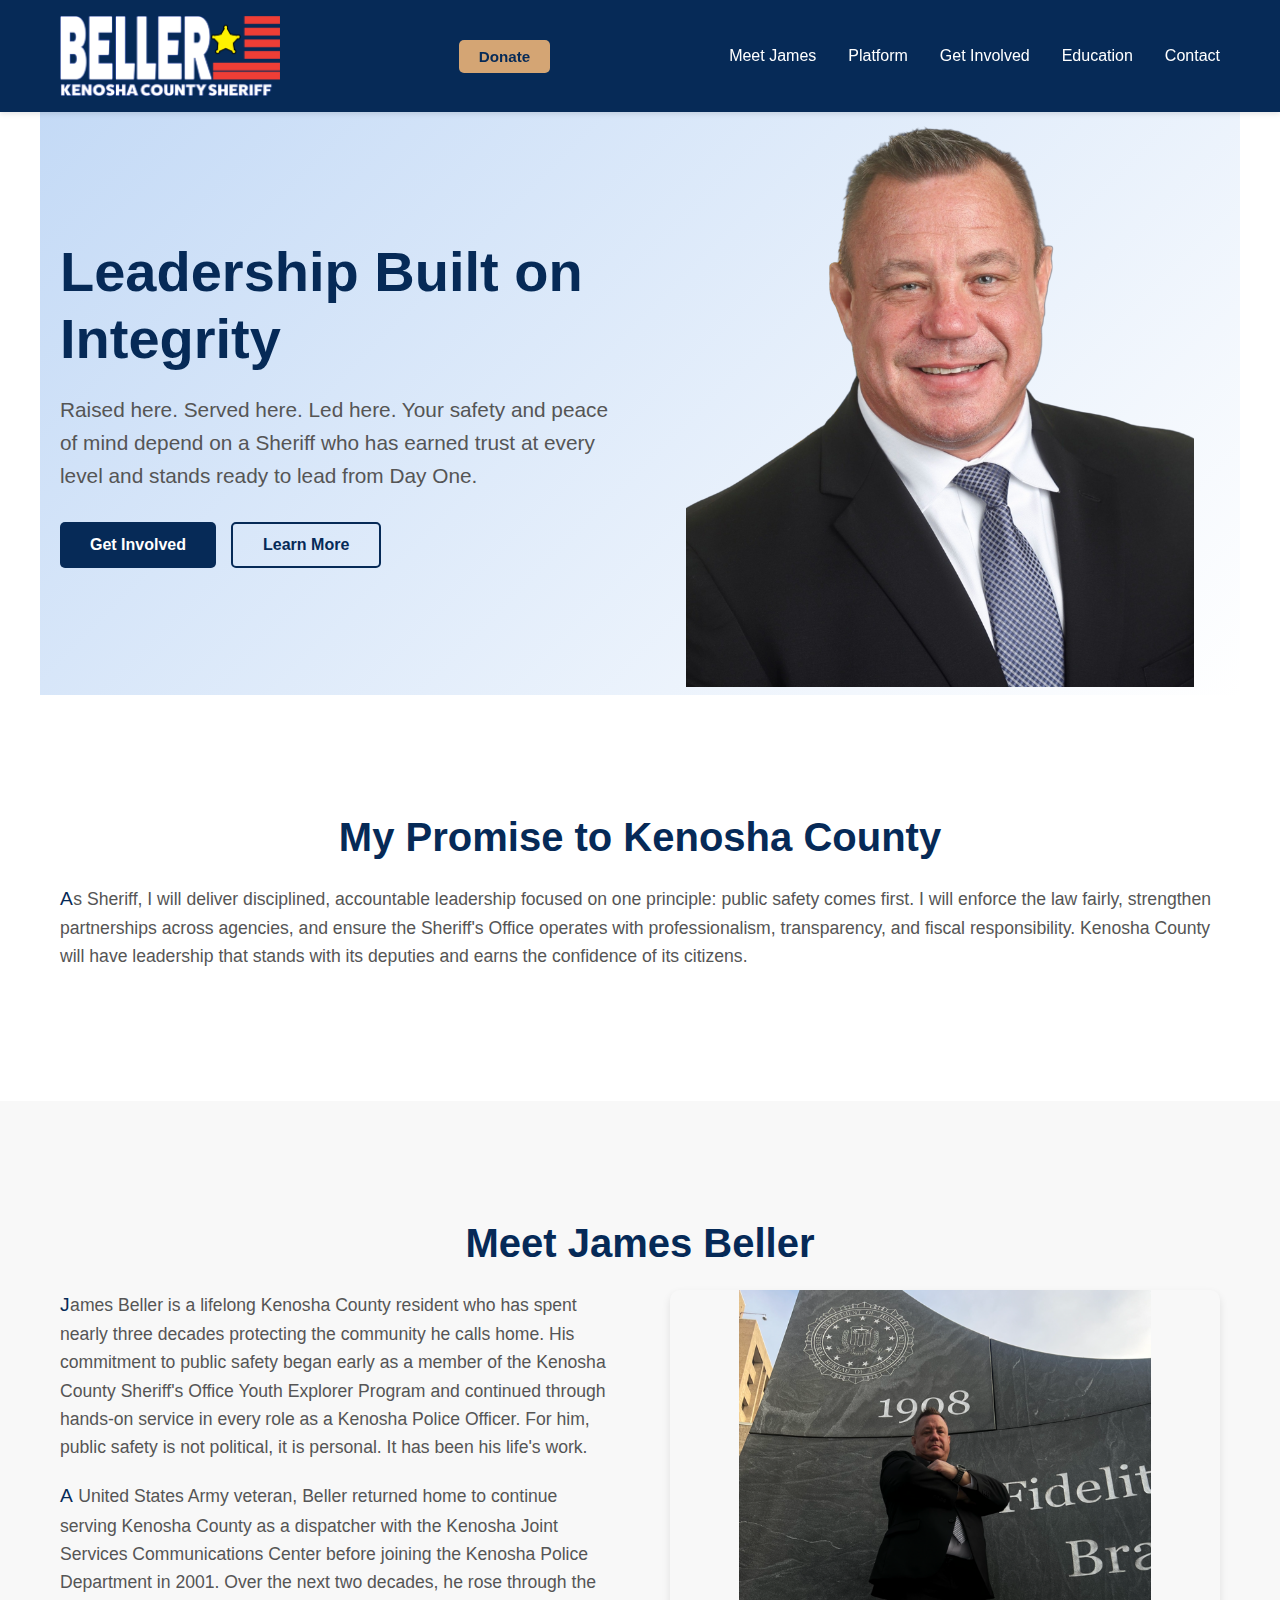
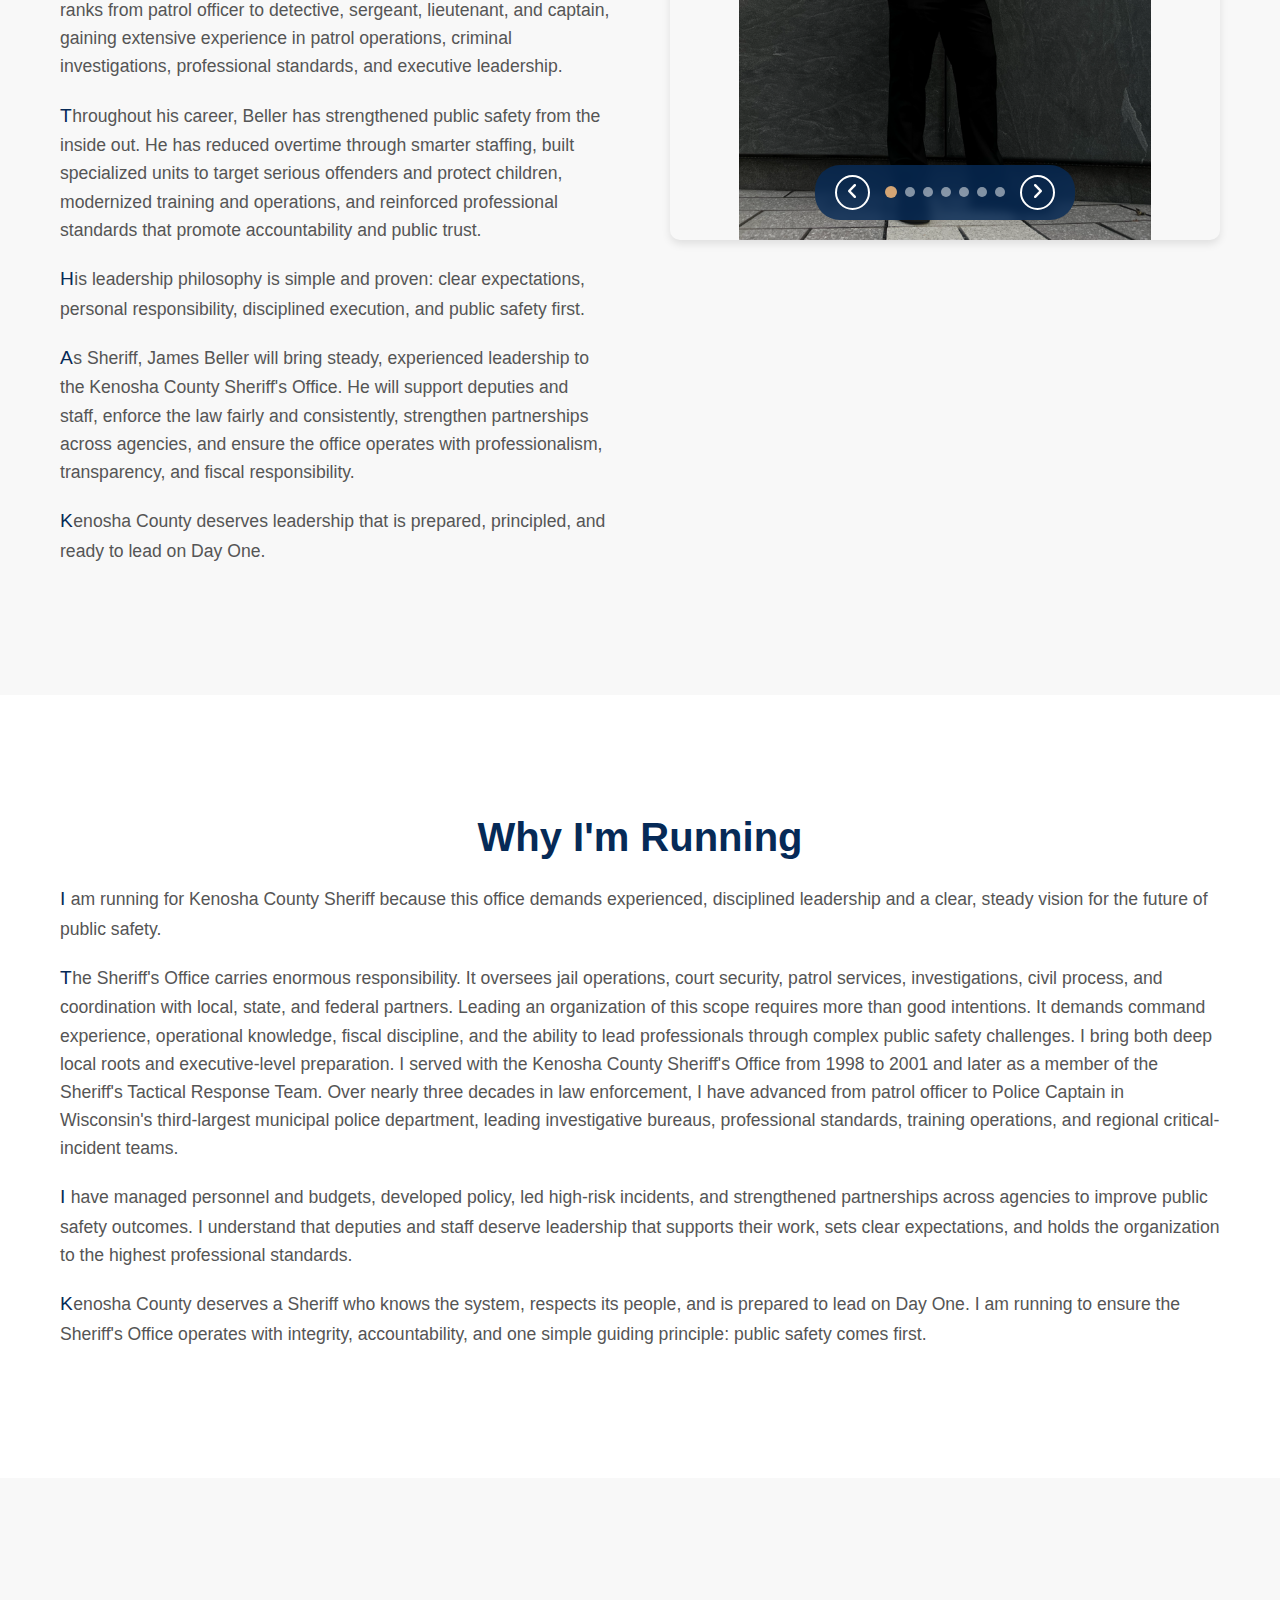
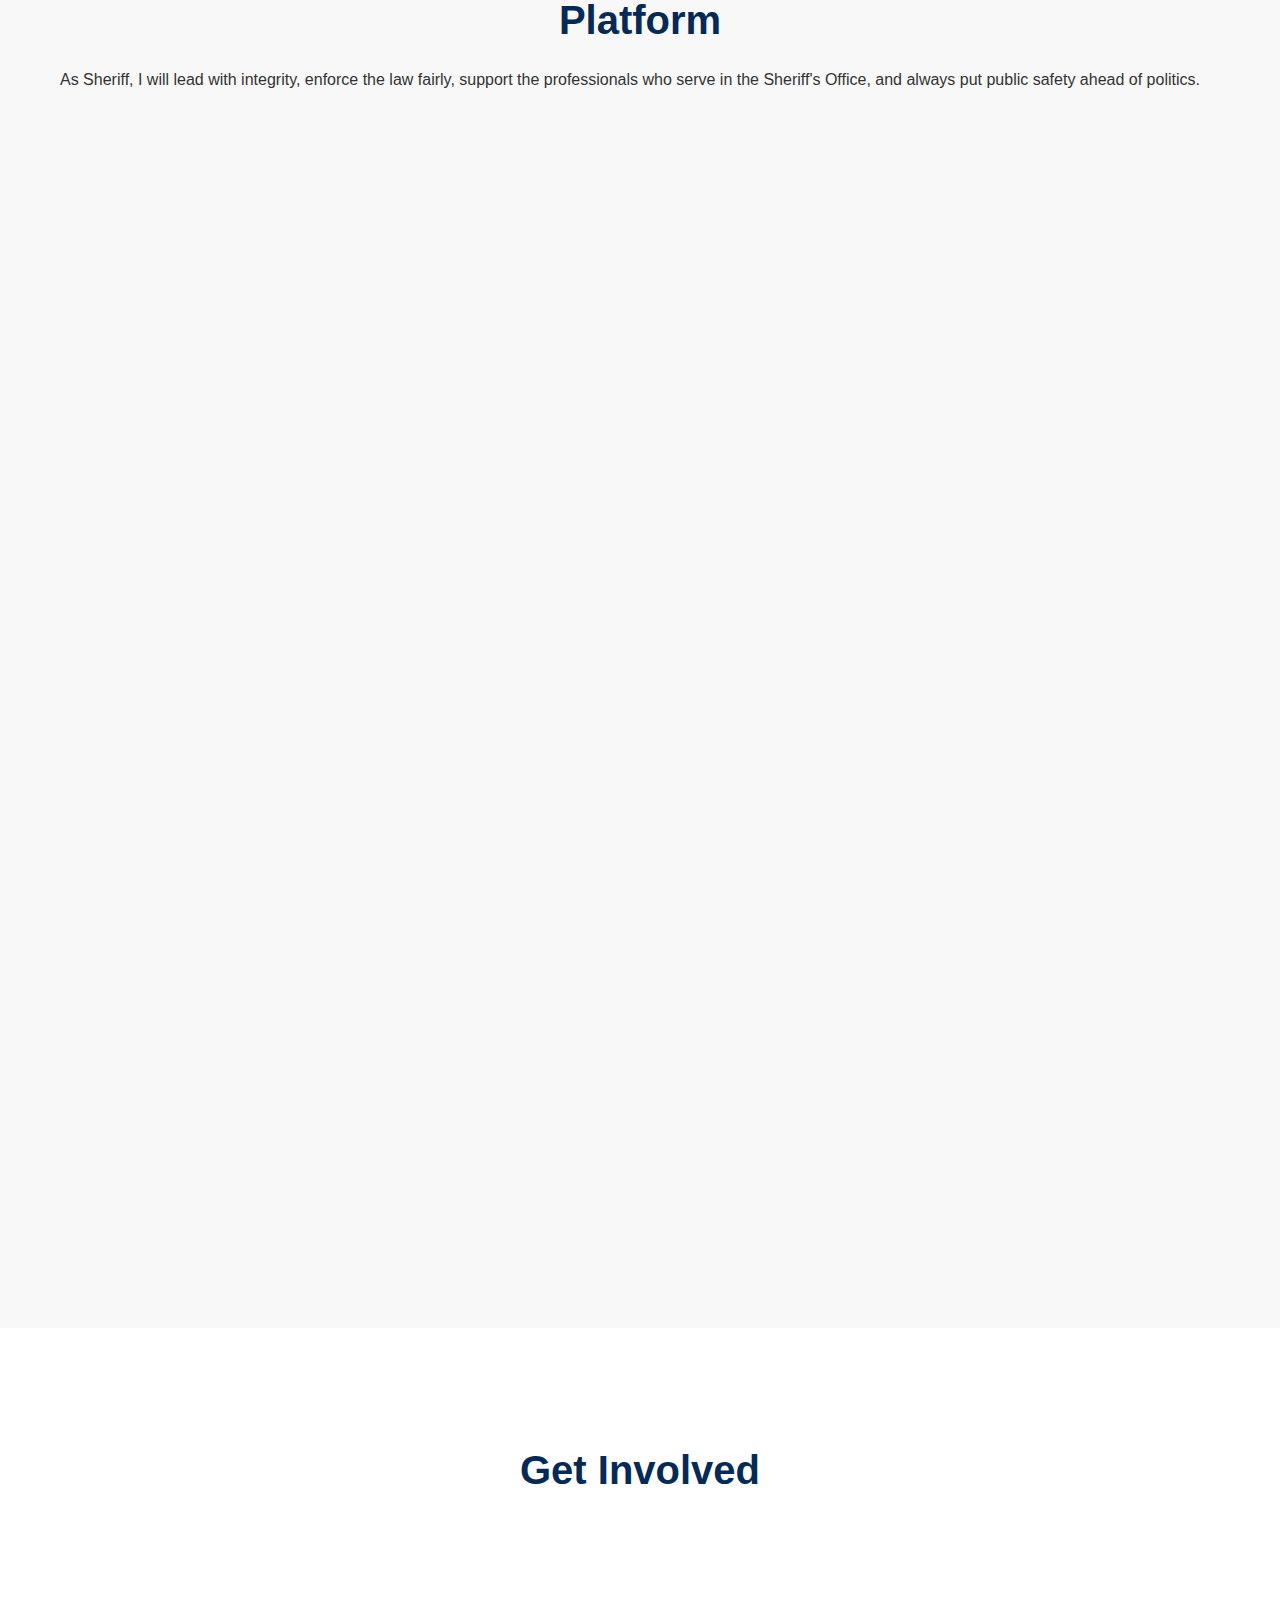
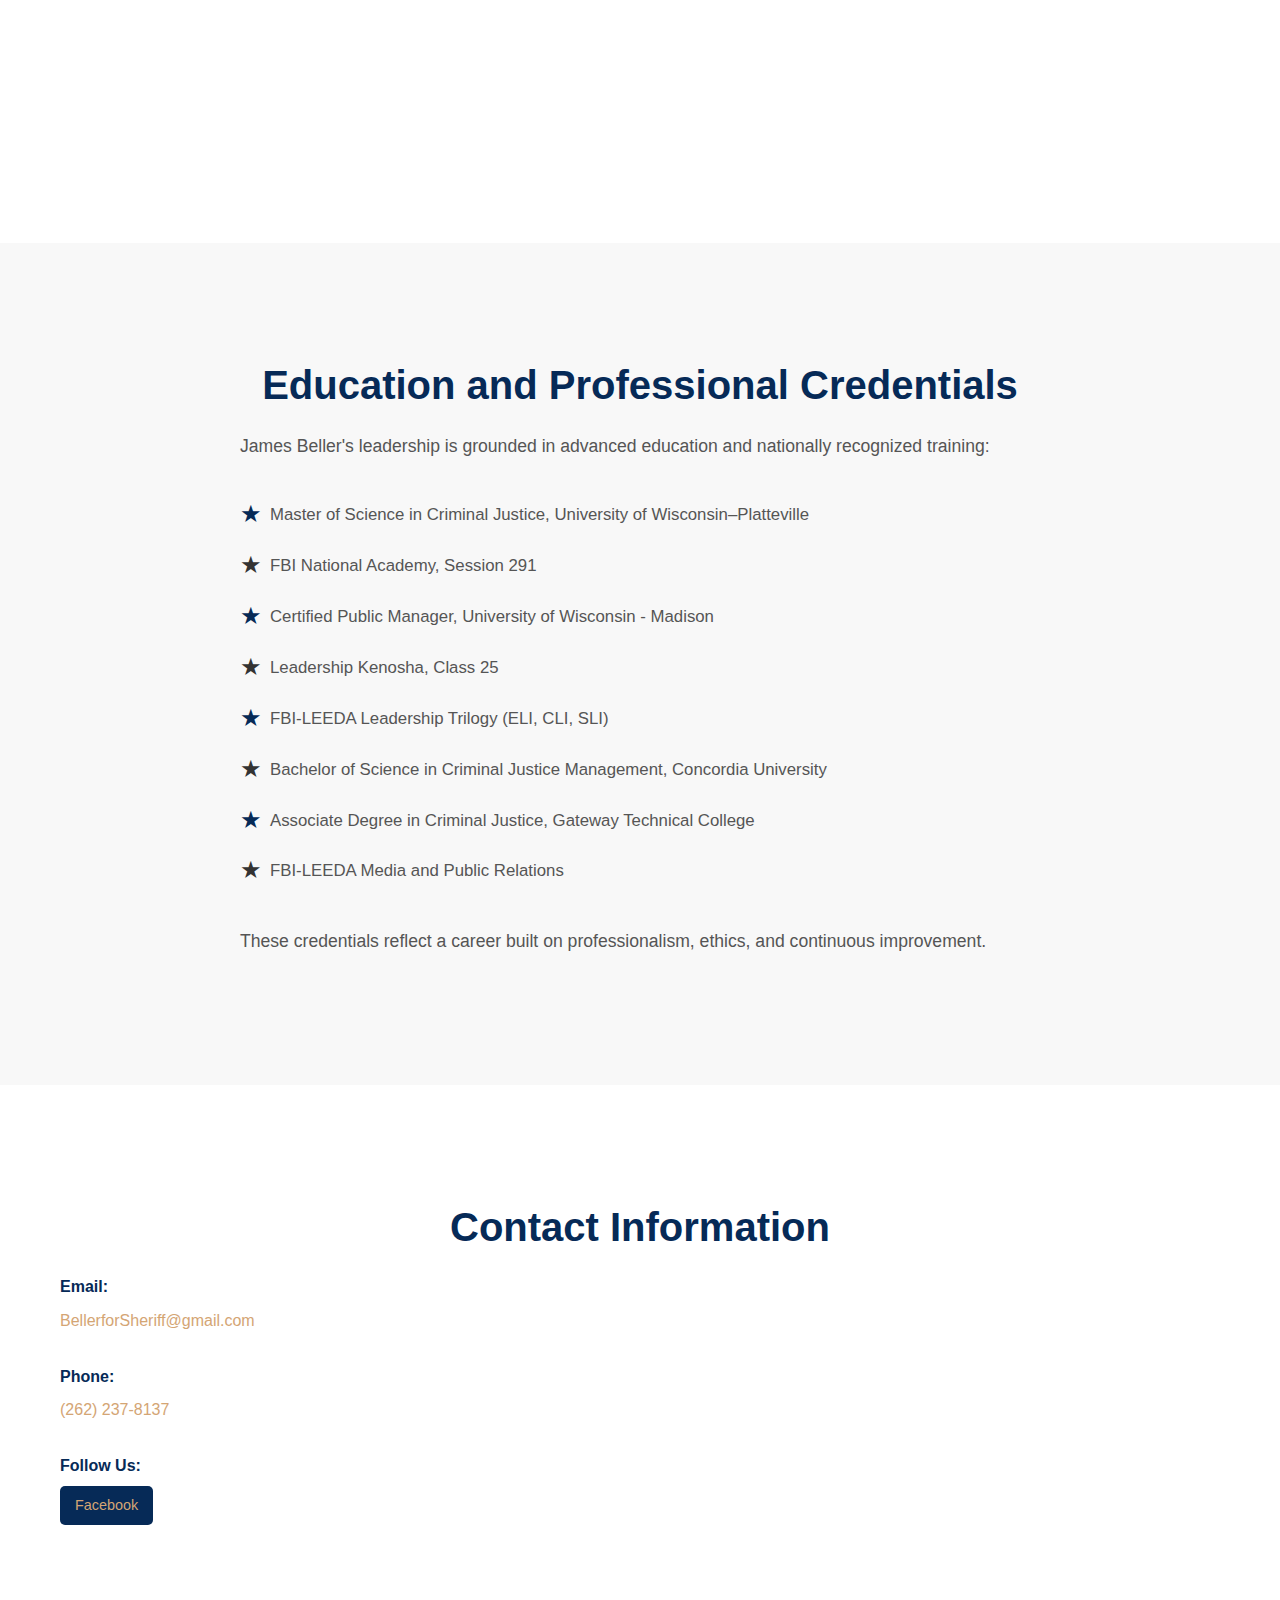
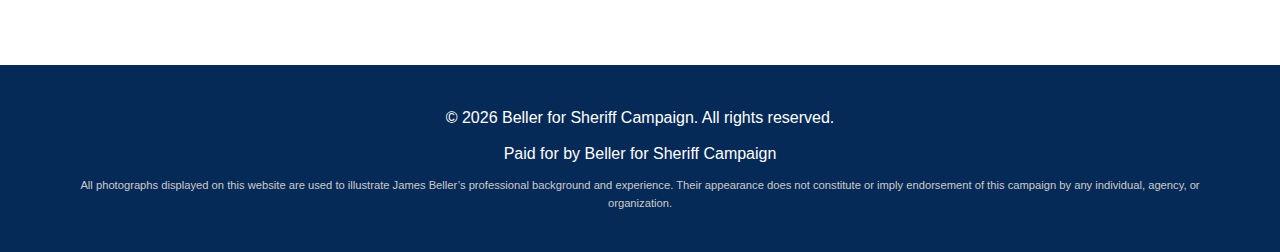
<file: index.html>
<!DOCTYPE html>
<html lang="en">

<head>
    <meta charset="UTF-8">
    <meta name="viewport" content="width=device-width, initial-scale=1.0">
    <meta name="description" content="James Beller, a lifelong Kenosha County resident, Army veteran, and Police Captain, is running for Sheriff to provide experienced, accountable leadership that puts public safety, integrity, and community trust first." />
    <meta name="author" content="James Beller">
    <meta name="robots" content="index, follow">
    <meta name="googlebot" content="index, follow">
    <meta name="bingbot" content="index, follow">
    <meta name="yandexbot" content="index, follow">
    <meta name="duckduckbot" content="index, follow">
    <meta name="baidu" content="index, follow">
    <meta name="sogou" content="index, follow">
    <meta name="360" content="index, follow">
    <meta name="keywords" content="James Beller,Beller for Sheriff,Kenosha County Sheriff,sheriff candidate Kenosha,public safety Kenosha County,law enforcement leadership,police captain,criminal investigations experience,executive law enforcement leadership,FBI National Academy graduate,certified public manager,community engagement,public trust in law enforcement,transparent policing,employee training and development,volunteer for sheriff campaign,donate to sheriff campaign,request campaign yard sign" />
    <title>Beller for Sheriff - Leadership, Integrity, Service</title>
    <link rel="icon" type="image/x-icon" href="favicon.ico">
    <link rel="stylesheet" href="https://cdnjs.cloudflare.com/ajax/libs/font-awesome/6.4.0/css/all.min.css">
    <link rel="stylesheet" href="styles.css?v=VERSION_STAMP">
</head>

<body>

        <!-- Navigation -->
        <nav class="navbar">
            <div class="nav-container">
                <div class="nav-logo" onclick="scrollToTop()">
                    <img src="img/logo.png" alt="Beller for Sheriff" class="logo-img">
                </div>
                <button class="nav-donate-btn" onclick="openModal('donate')">Donate</button>
                <ul id="nav-menu" class="nav-menu">
                    <li><a href="#meetjames" class="nav-link">Meet James</a></li>
                    <li><a href="#platform" class="nav-link">Platform</a></li>
                    <li><a href="#get-involved" class="nav-link">Get Involved</a></li>
                    <li><a href="#education" class="nav-link">Education</a></li>
                    <li><a href="#contact" class="nav-link">Contact</a></li>
                    <li class="nav-donate-item"><a href="#donate" onclick="event.preventDefault(); openModal('donate')"
                            class="nav-link nav-donate-link">Donate</a></li>
                </ul>
                <div id="hamburger" class="hamburger">
                    <span></span>
                    <span></span>
                    <span></span>
                </div>
            </div>
        </nav>

        <!-- Hero Section -->
        <section id="home" class="hero">
            <div class="hero-content">
                <h1>Leadership Built on Integrity</h1>
                <p>Raised here. Served here. Led here. Your safety and peace of mind depend on a Sheriff who has earned trust at every level and stands ready to lead from Day One.</p>
                <div class="hero-buttons">
                    <button class="btn btn-primary"
                        onclick="document.getElementById('get-involved').scrollIntoView({ behavior: 'smooth' })">Get
                        Involved</button>
                    <button class="btn btn-secondary"
                        onclick="document.getElementById('mypromise').scrollIntoView({ behavior: 'smooth' })">Learn
                        More</button>
                </div>
            </div>
            <div class="hero-image">
                <img src="img/beller_nobg.png" alt="Beller for Sheriff" class="hero-img">
            </div>
        </section>
        
        <!-- My Promise Section -->
        <section id="mypromise" class="promise">
            <div class="container">
                <h2>My Promise to Kenosha County</h2>
                <div class="promise-content">
                    <div class="promise-text">
                        <p>
                            As Sheriff, I will deliver disciplined, accountable leadership focused on one principle: public safety comes first. I will enforce the law fairly, strengthen partnerships across agencies, and ensure the Sheriff's Office operates with professionalism, transparency, and fiscal responsibility. Kenosha County will have leadership that stands with its deputies and earns the confidence of its citizens.
                        </p>
                    </div>
            </div>
        </section>

        <!-- About Section -->
        <section id="meetjames" class="about">
            <div class="container">
                <h2>Meet James Beller</h2>
                <div class="about-content">
                    <div class="about-text">
                        <p>
                            James Beller is a lifelong Kenosha County resident who has spent nearly three decades protecting the community he calls home. His commitment to public safety began early as a member of the Kenosha County Sheriff's Office Youth Explorer Program and continued through hands-on service in every role as a Kenosha Police Officer. For him, public safety is not political, it is personal. It has been his life's work.
                        </p>
                        <p>
                            A United States Army veteran, Beller returned home to continue serving Kenosha County as a dispatcher with the Kenosha Joint Services Communications Center before joining the Kenosha Police Department in 2001. Over the next two decades, he rose through the ranks from patrol officer to detective, sergeant, lieutenant, and captain, gaining extensive experience in patrol operations, criminal investigations, professional standards, and executive leadership.
                        </p>
                        <p>
                            Throughout his career, Beller has strengthened public safety from the inside out. He has reduced overtime through smarter staffing, built specialized units to target serious offenders and protect children, modernized training and operations, and reinforced professional standards that promote accountability and public trust.
                        </p>
                        <p>
                            His leadership philosophy is simple and proven: clear expectations, personal responsibility, disciplined execution, and public safety first.
                        </p>
                        <p>
                            As Sheriff, James Beller will bring steady, experienced leadership to the Kenosha County Sheriff's Office. He will support deputies and staff, enforce the law fairly and consistently, strengthen partnerships across agencies, and ensure the office operates with professionalism, transparency, and fiscal responsibility.
                        </p>
                        <p>
                            Kenosha County deserves leadership that is prepared, principled, and ready to lead on Day One.
                        </p>
                    </div>
                    <div class="about-image">
                        <div class="image-rotator">
                            <div class="rotator-image active">
                                <img src="img/img_000.png" alt="Beller - Sheriff Candidate" class="about-img portrait" data-scale="contain">
                            </div>
                            <div class="rotator-image">
                                <img src="img/img_001.png" alt="Beller - Sheriff Candidate" class="about-img landscape" data-scale="cover">
                            </div>
                            <div class="rotator-image">
                                <img src="img/img_002.png" alt="Beller - Sheriff Candidate" class="about-img portrait" data-scale="cover">
                            </div>
                            <div class="rotator-image">
                                <img src="img/img_003.png" alt="Beller - Sheriff Candidate" class="about-img portrait" data-scale="contain">
                            </div>
                            <div class="rotator-image">
                                <img src="img/img_004.png" alt="Beller - Sheriff Candidate" class="about-img portrait" data-scale="contain">
                            </div>
                            <div class="rotator-image">
                                <img src="img/img_005.png" alt="Beller - Sheriff Candidate" class="about-img landscape" data-scale="cover">
                            </div>
                            <div class="rotator-image">
                                <img src="img/img_006.png" alt="Beller - Sheriff Candidate" class="about-img landscape" data-scale="cover">
                            </div>
                            <div class="rotator-controls">
                                <button class="rotator-prev" aria-label="Previous image"><i class="fa-solid fa-angle-left"></i></button>
                                <div class="rotator-dots">
                                    <span class="rotator-dot active" data-index="0"></span>
                                    <span class="rotator-dot" data-index="1"></span>
                                    <span class="rotator-dot" data-index="2"></span>
                                    <span class="rotator-dot" data-index="3"></span>
                                    <span class="rotator-dot" data-index="4"></span>
                                    <span class="rotator-dot" data-index="5"></span>
                                    <span class="rotator-dot" data-index="6"></span>
                                </div>
                                <button class="rotator-next" aria-label="Next image"><i class="fa-solid fa-angle-right"></i></button>
                            </div>
                        </div>
                    </div>
                </div>
            </div>
        </section>

        <!-- Why Im Running Section -->
        <section id="why-running" class="why-running">
            <div class="container">
                <h2>Why I'm Running</h2>
                <div class="why-running-content">
                    <div class="why-running-text">
                        <p>
                            I am running for Kenosha County Sheriff because this office demands experienced, disciplined leadership and a clear, steady vision for the future of public safety.
                        </p>
                        <p>
                            The Sheriff's Office carries enormous responsibility. It oversees jail operations, court security, patrol services, investigations, civil process, and coordination with local, state, and federal partners. Leading an organization of this scope requires more than good intentions. It demands command experience, operational knowledge, fiscal discipline, and the ability to lead professionals through complex public safety challenges. I bring both deep local roots and executive-level preparation. I served with the Kenosha County Sheriff's Office from 1998 to 2001 and later as a member of the Sheriff's Tactical Response Team. Over nearly three decades in law enforcement, I have advanced from patrol officer to Police Captain in Wisconsin's third-largest municipal police department, leading investigative bureaus, professional standards, training operations, and regional critical-incident teams.
                        </p>
                        <p>
                            I have managed personnel and budgets, developed policy, led high-risk incidents, and strengthened partnerships across agencies to improve public safety outcomes. I understand that deputies and staff deserve leadership that supports their work, sets clear expectations, and holds the organization to the highest professional standards.
                        </p>
                        <p>
                            Kenosha County deserves a Sheriff who knows the system, respects its people, and is prepared to lead on Day One. I am running to ensure the Sheriff's Office operates with integrity, accountability, and one simple guiding principle: public safety comes first.
                        </p>
                    </div>
                </div>
            </div>
        </section>

        <!-- Platform Section -->
        <section id="platform" class="platform">
            <div class="container">
                <h2>Platform</h2>
                <div class="platform-text">
                    <p>
                        As Sheriff, I will lead with integrity, enforce the law fairly, support the professionals who serve in the Sheriff's Office, and always put public safety ahead of politics.
                    </p>
                </div>
                <div class="platform-grid">
                    <div class="platform-card">
                        <div class="card-icon">👮‍♂️</div>
                        <h3>Executive Leadership and Organizational Management</h3>
                        <p>James Beller currently serves as a Police Captain and Detective Bureau Commander for the City
                            of Kenosha, where he leads one of the department's most complex and mission-critical
                            divisions. He oversees approximately 60 sworn personnel across nine specialized units
                            responsible for homicides, crimes against children, sensitive crimes, and major
                            investigations.</p>
                        <button class="btn-read-more"
                            onclick="openModal('executive-leadership-and-organizational-management')">... read more<i
                                class="fas fa-arrow-right"></i></button>
                    </div>
                    <div class="platform-card">
                        <div class="card-icon">🔗</div>
                        <h3>Regional and Inter-Agency Leadership</h3>
                        <p>Wisconsin law requires that officer-involved shootings and in-custody deaths be investigated
                            by an independent outside agency. To meet that requirement, the Kenosha Racine Area
                            Investigative Team (KRAIT) was formed, bringing together investigators from multiple law
                            enforcement agencies across two counties.</p>
                        <button class="btn-read-more" onclick="openModal('regional-and-inter-agency-leadership')">...
                            read more<i class="fas fa-arrow-right"></i></button>
                    </div>
                    <div class="platform-card">
                        <div class="card-icon">🎯</div>
                        <h3>Operational Command Experience</h3>
                        <p>In addition to his executive responsibilities, Beller has commanded critical public safety
                            operations. He served as second-shift Patrol Commander during the 2020 civil unrest,
                            directing personnel, coordinating resources, and working alongside local, state, and federal
                            partners during the most challenging public safety crisis in Kenosha's history.</p>
                        <button class="btn-read-more" onclick="openModal('operational-command-experience')">...read
                            more<i class="fas fa-arrow-right"></i></button>
                    </div>
                    <div class="platform-card">
                        <div class="card-icon">🏛️</div>
                        <h3>Labor, Community, and Board Leadership</h3>
                        <p>Beller brings a rare perspective, having served both as a command-level executive and as a
                            union leader. He previously served as Second Vice President of the Kenosha Professional
                            Police Association and later as Vice President of the Kenosha Police Supervisory Officers
                            Association, where he participated in labor relations, discipline processes, and contract
                            negotiations.</p>
                        <button class="btn-read-more" onclick="openModal('labor-community-and-board-leadership')">...
                            read more<i class="fas fa-arrow-right"></i></i></button>
                    </div>
                    <div class="platform-card">
                        <div class="card-icon">🛡️</div>
                        <h3>Community Engagement and Public Trust</h3>
                        <p>In 2023, James Beller helped organize and lead the team that created the Kenosha Police
                            Department's Community Engagement Team, now known as the IMPACT Team, to strengthen trust
                            between law enforcement and the people it serves through direct, consistent interaction in
                            the community.</p>
                        <button class="btn-read-more" onclick="openModal('community-engagement-and-public-trust')">...
                            read more<i class="fas fa-arrow-right"></i></i></button>
                    </div>
                     <div class="platform-card">
                        <div class="card-icon">📚</div>
                        <h3>Employee Growth & Professional Development</h3>
                        <p>Public safety depends on a well-trained Sheriff's Office. Deputies, jail staff, supervisors, and command staff must be prepared to make sound decisions, act professionally, and respond effectively in critical situations that affect the safety of our community.</p>
                        <button class="btn-read-more" onclick="openModal('employee-growth-and-professional-development')">...
                            read more<i class="fas fa-arrow-right"></i></i></button>
                    </div>
                </div>
            </div>
        </section>

        <!-- Get Involved Section -->
        <section id="get-involved" class="get-involved">
            <div class="container">
                <h2>Get Involved</h2>
                <div class="involvement-grid">
                    <div class="involvement-card">
                        <h3>Volunteer</h3>
                        <p>Join our campaign team and help spread the message throughout the community.</p>
                        <button class="btn btn-small" onclick="openModal('volunteer')">Learn More</button>
                    </div>
                    <div class="involvement-card">
                        <h3>Donate</h3>
                        <p>Support the campaign with a contribution to build a stronger, safer community.</p>
                        <button class="btn btn-small" onclick="openModal('donate')">Donate Now</button>
                    </div>
                    <div class="involvement-card">
                        <h3>Request a Sign</h3>
                        <p>Show your support with a campaign sign for your yard or business.</p>
                        <button class="btn btn-small" onclick="openModal('request-sign')">Request Sign</button>
                    </div>
                </div>
            </div>
        </section>

        <!-- Education Section -->
        <section id="education" class="education">
            <div class="container">
                <h2>Education and Professional Credentials</h2>
                <div class="education-content">
                    <p>James Beller's leadership is grounded in advanced education and nationally recognized training:
                    </p>
                    <ul class="credentials-list">
                        <li>Master of Science in Criminal Justice, University of Wisconsin–Platteville</li>
                        <li>FBI National Academy, Session 291</li>
                        <li>Certified Public Manager, University of Wisconsin - Madison</li>
                        <li>Leadership Kenosha, Class 25</li>
                        <li>FBI-LEEDA Leadership Trilogy (ELI, CLI, SLI)</li>
                        <li>Bachelor of Science in Criminal Justice Management, Concordia University</li>
                        <li>Associate Degree in Criminal Justice, Gateway Technical College</li>
                        <li>FBI-LEEDA Media and Public Relations</li>
                    </ul>
                    <p>These credentials reflect a career built on professionalism, ethics, and continuous improvement.
                    </p>
                </div>
            </div>
        </section>

        <!-- Contact Section -->
        <section id="contact" class="contact">
            <div class="container">
                <h2>Contact Information</h2>
                <div class="contact-info-section">
                    <div class="info-item">
                        <span class="label">Email:</span>
                        <a href="mailto:BellerforSheriff@gmail.com">BellerforSheriff@gmail.com</a>
                    </div>
                    <div class="info-item">
                        <span class="label">Phone:</span>
                        <a href="tel:+12622378137">(262) 237-8137</a>
                    </div>
                    <div class="info-item">
                        <span class="label">Follow Us:</span>
                        <div class="social-links">
                            <a href="https://www.facebook.com/profile.php?id=61586307804834"
                                class="social-icon">Facebook</a>
                        </div>
                    </div>
                </div>
            </div>
        </section>

        <!-- Footer -->
        <footer class="footer">
            <div class="container">
                <p>&copy; 2026 Beller for Sheriff Campaign. All rights reserved.</p>
                <p>Paid for by Beller for Sheriff Campaign</p>
                <p class="disclaimer">All photographs displayed on this website are used to illustrate James Beller’s professional background and experience. Their appearance does not constitute or imply endorsement of this campaign by any individual, agency, or organization.</p>
            </div>
        </footer>

        <!-- Modal -->
        <div id="modal" class="modal">
            <div class="modal-content">
                <span class="close" onclick="closeModal()">&times;</span>
                <div id="modal-body" class="modal-body"></div>
            </div>
        </div>
    <script src="script.js?v=VERSION_STAMP"></script>
    <script>
        (function () {
            function setFacebookTarget() {
                var isDesktop = window.matchMedia('(min-width: 1024px)').matches;
                document.querySelectorAll('a[href*="facebook.com"]').forEach(function (a) {
                    if (isDesktop) {
                        a.setAttribute('target', '_blank');
                        a.setAttribute('rel', 'noopener noreferrer');
                    } else {
                        a.removeAttribute('target');
                        a.removeAttribute('rel');
                    }
                });
            }
            document.addEventListener('DOMContentLoaded', setFacebookTarget);
            window.addEventListener('resize', setFacebookTarget);
        })();
    </script>
    <script async src="https://scripts.simpleanalyticscdn.com/latest.js"></script>
    <noscript><img src="https://queue.simpleanalyticscdn.com/noscript.gif" alt="" referrerpolicy="no-referrer-when-downgrade"/></noscript>
</body>
</html>
</file>
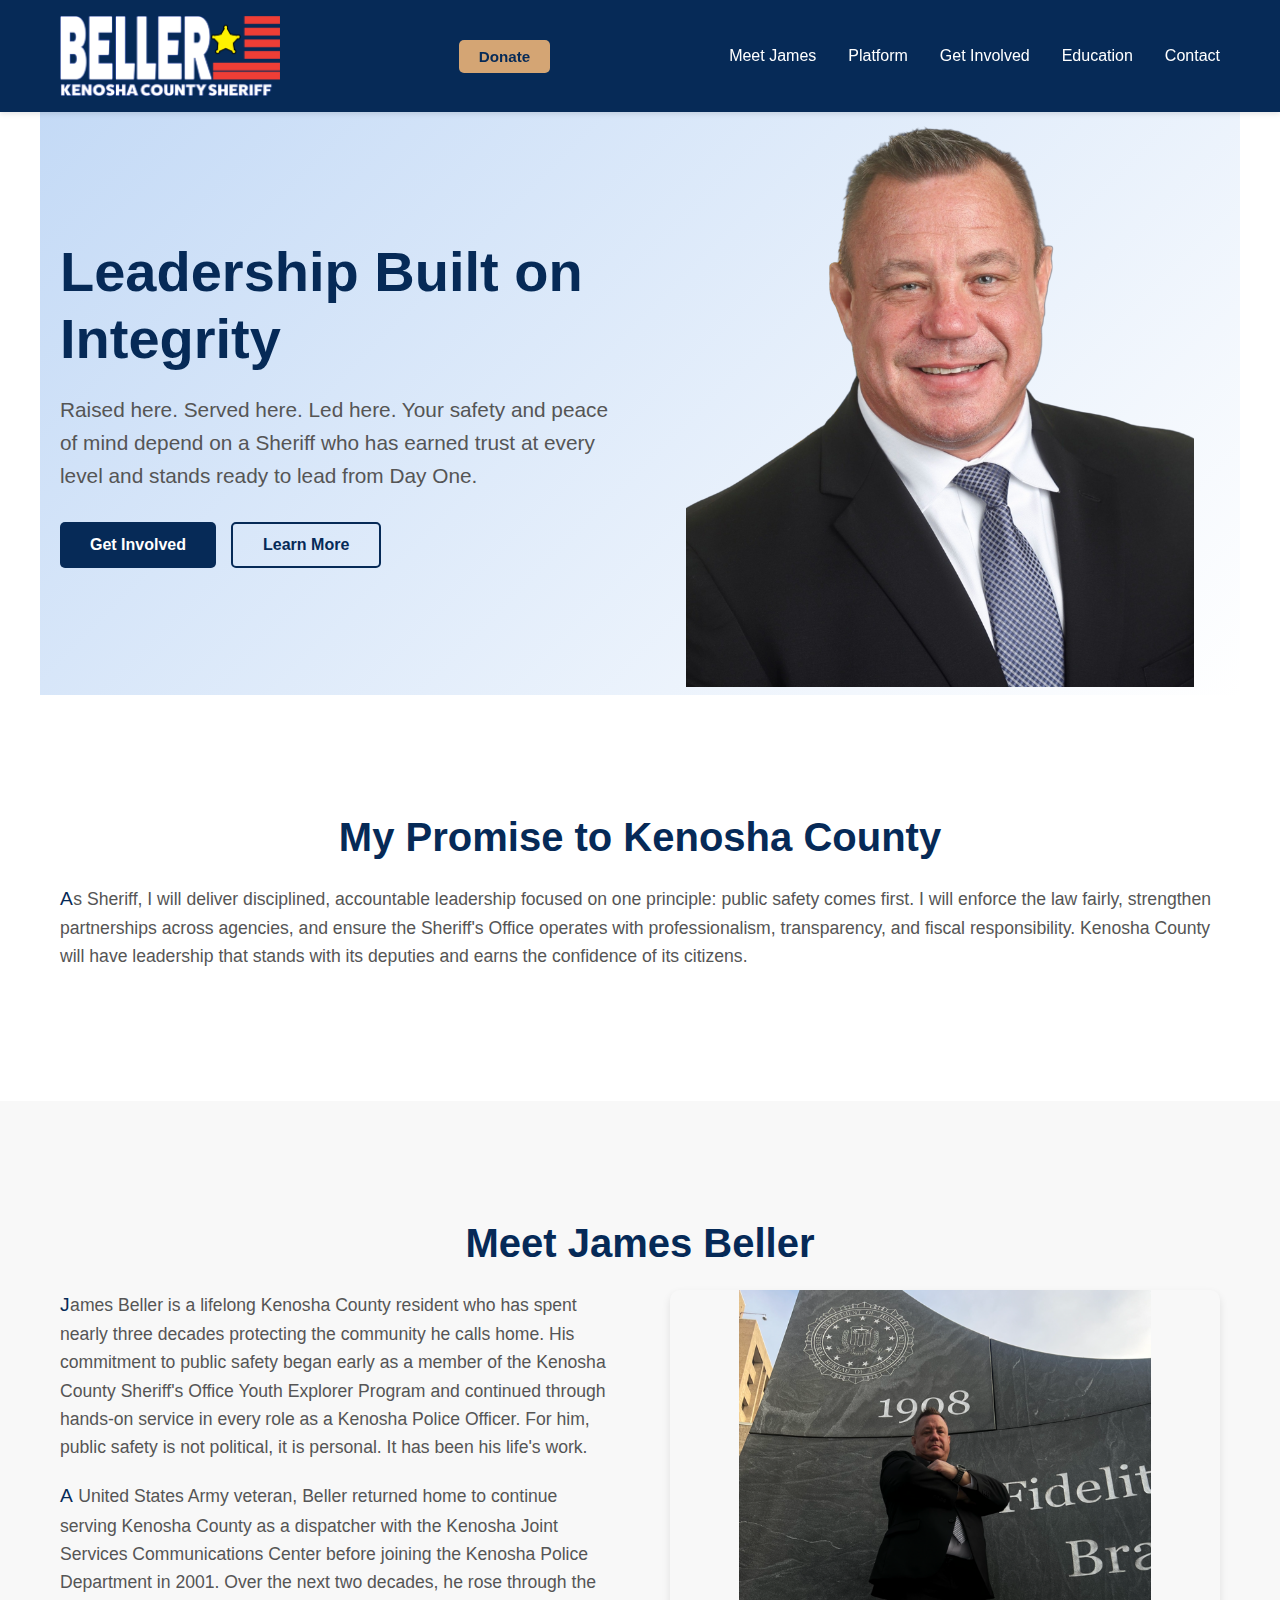
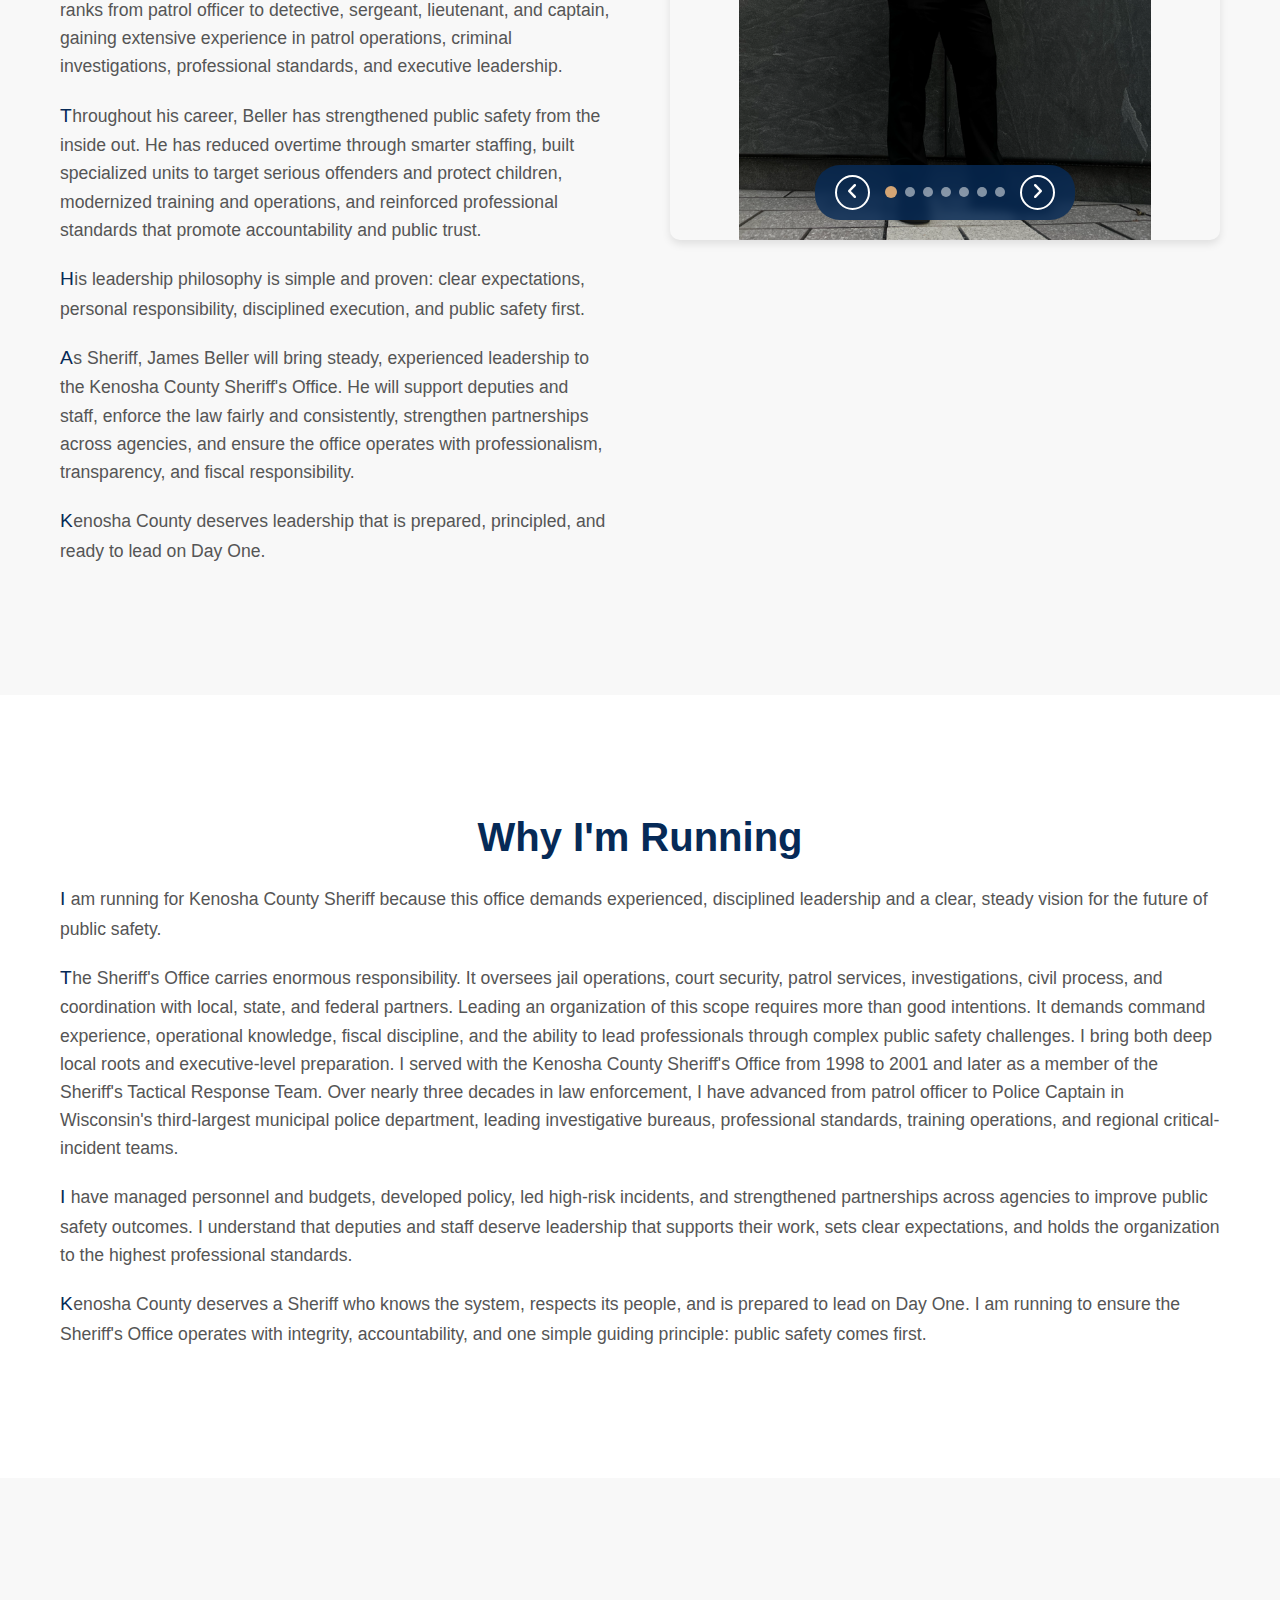
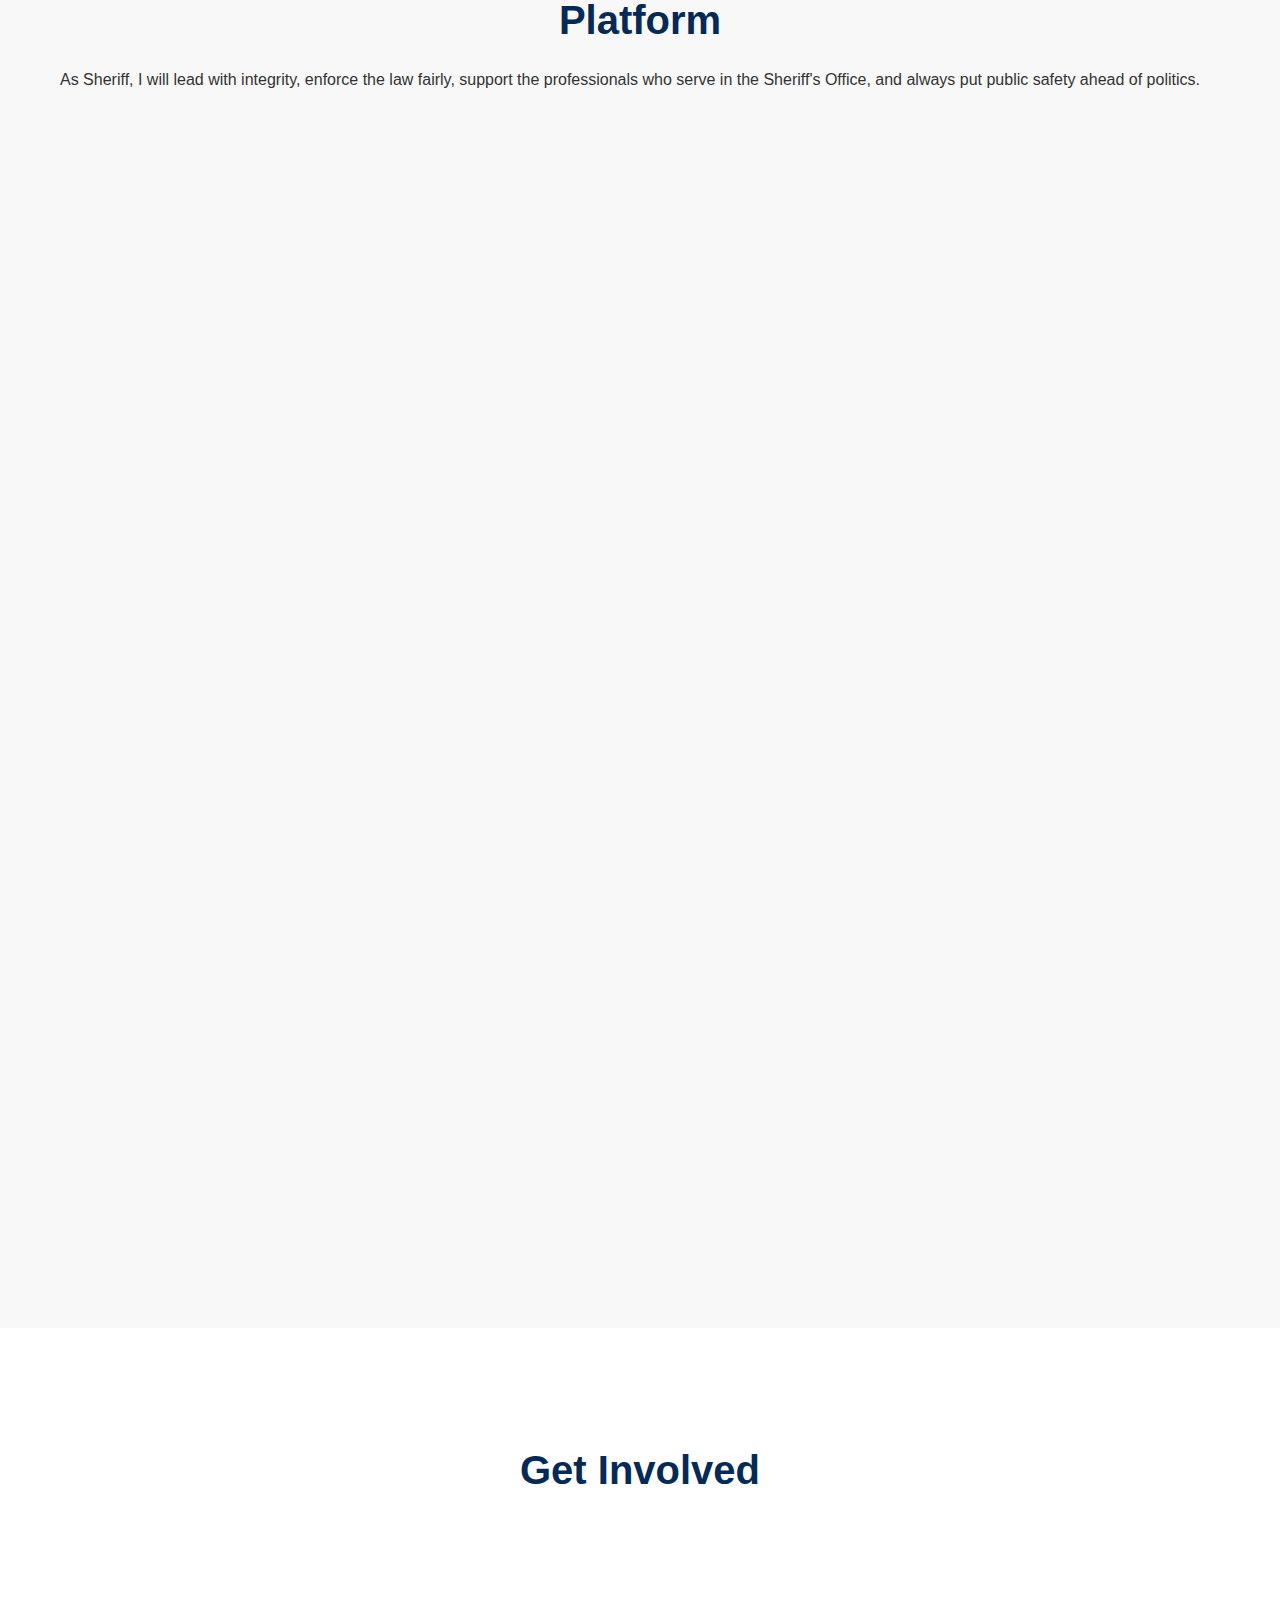
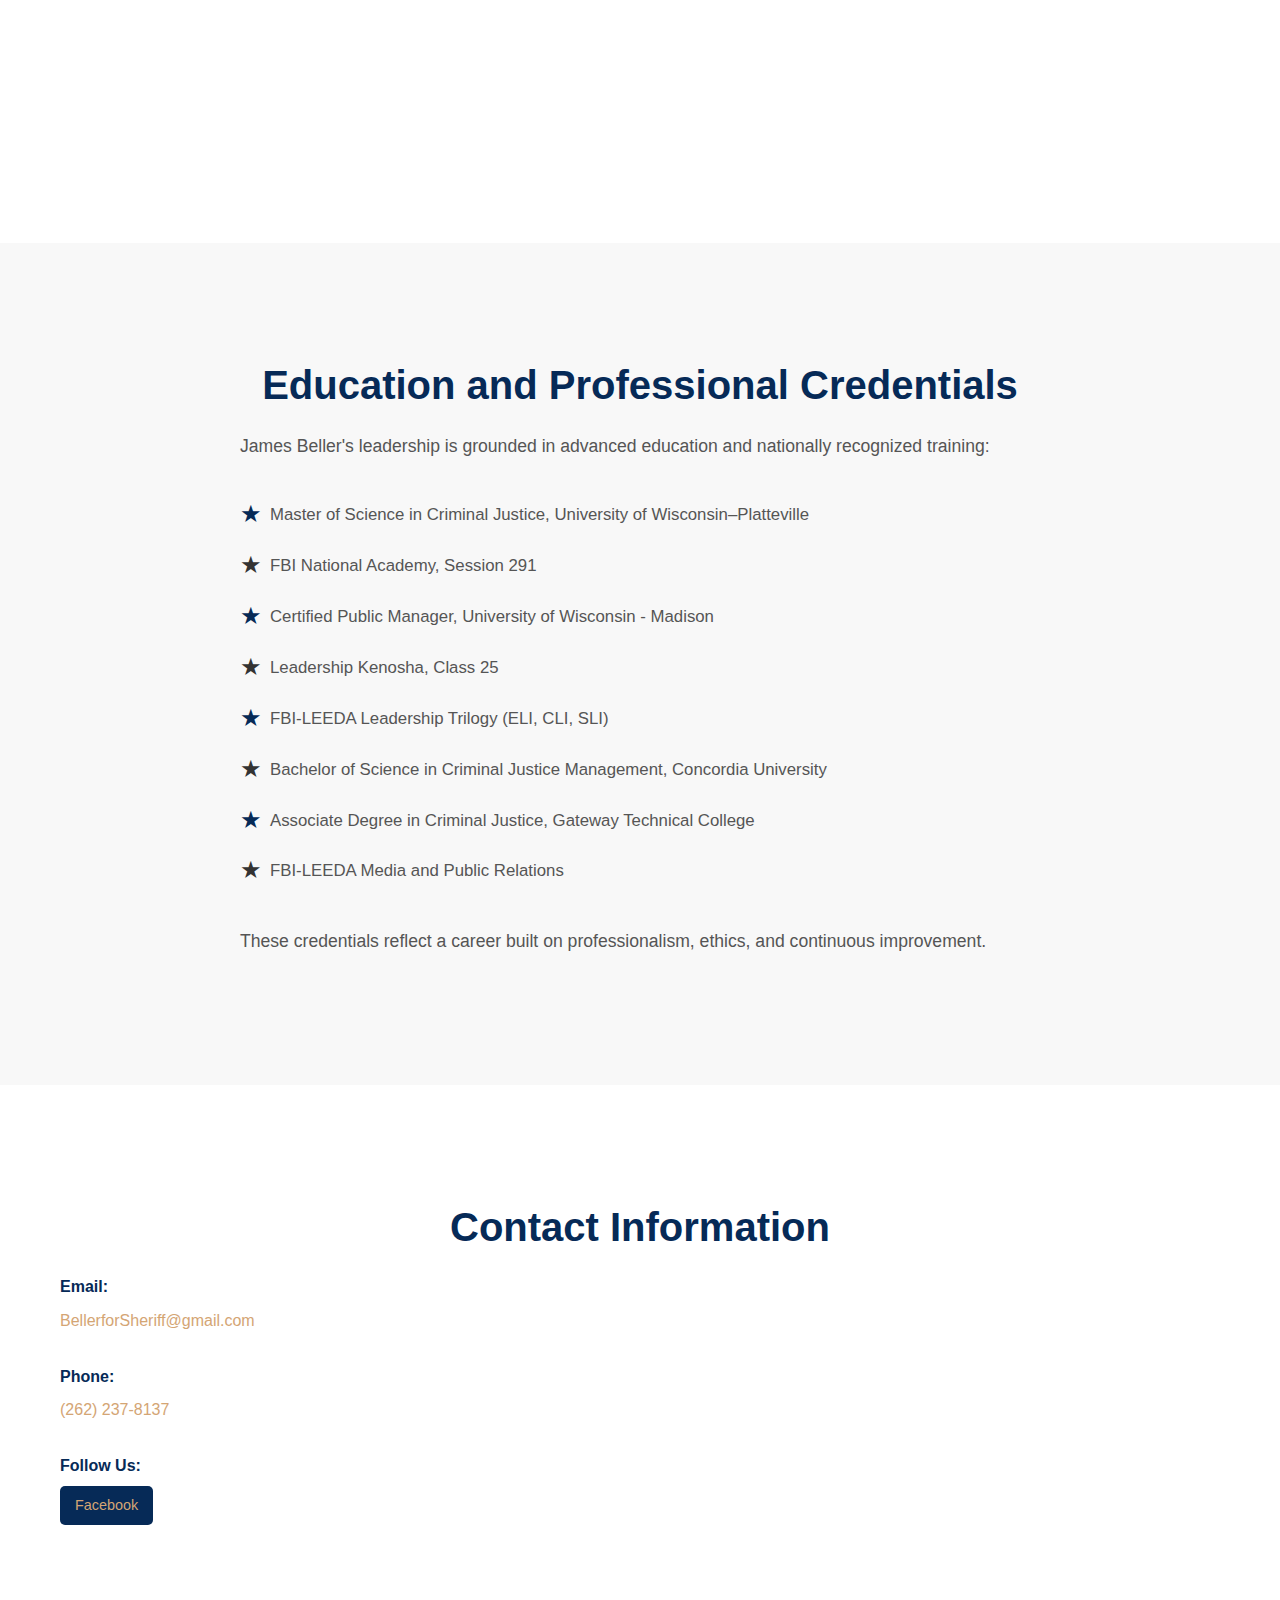
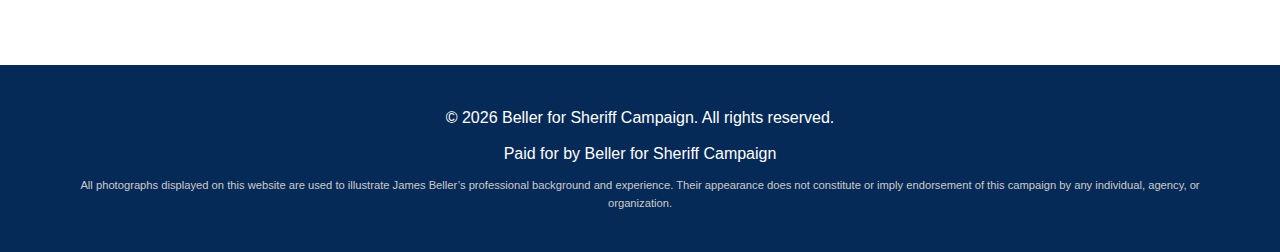
<file: publish/index.html>
<!DOCTYPE html> <html lang="en"> <head> <meta charset="UTF-8"> <meta name="viewport" content="width=device-width, initial-scale=1.0"> <meta name="description" content="James Beller, a lifelong Kenosha County resident, Army veteran, and Police Captain, is running for Sheriff to provide experienced, accountable leadership that puts public safety, integrity, and community trust first." /> <meta name="author" content="James Beller"> <meta name="robots" content="index, follow"> <meta name="googlebot" content="index, follow"> <meta name="bingbot" content="index, follow"> <meta name="yandexbot" content="index, follow"> <meta name="duckduckbot" content="index, follow"> <meta name="baidu" content="index, follow"> <meta name="sogou" content="index, follow"> <meta name="360" content="index, follow"> <meta name="keywords" content="James Beller,Beller for Sheriff,Kenosha County Sheriff,sheriff candidate Kenosha,public safety Kenosha County,law enforcement leadership,police captain,criminal investigations experience,executive law enforcement leadership,FBI National Academy graduate,certified public manager,community engagement,public trust in law enforcement,transparent policing,employee training and development,volunteer for sheriff campaign,donate to sheriff campaign,request campaign yard sign" /> <title>Beller for Sheriff - Leadership, Integrity, Service</title> <link rel="icon" type="image/x-icon" href="favicon.ico"> <link rel="stylesheet" href="https://cdnjs.cloudflare.com/ajax/libs/font-awesome/6.4.0/css/all.min.css"> <link rel="stylesheet" href="styles.css?v=20260225232357"> </head> <body> <nav class="navbar"> <div class="nav-container"> <div class="nav-logo" onclick="scrollToTop()"> <img src="img/logo.png" alt="Beller for Sheriff" class="logo-img"> </div> <button class="nav-donate-btn" onclick="openModal('donate')">Donate</button> <ul id="nav-menu" class="nav-menu"> <li><a href="#meetjames" class="nav-link">Meet James</a></li> <li><a href="#platform" class="nav-link">Platform</a></li> <li><a href="#get-involved" class="nav-link">Get Involved</a></li> <li><a href="#education" class="nav-link">Education</a></li> <li><a href="#contact" class="nav-link">Contact</a></li> <li class="nav-donate-item"><a href="#donate" onclick="event.preventDefault(); openModal('donate')" class="nav-link nav-donate-link">Donate</a></li> </ul> <div id="hamburger" class="hamburger"> <span></span> <span></span> <span></span> </div> </div> </nav> <section id="home" class="hero"> <div class="hero-content"> <h1>Leadership Built on Integrity</h1> <p>Raised here. Served here. Led here. Your safety and peace of mind depend on a Sheriff who has earned trust at every level and stands ready to lead from Day One.</p> <div class="hero-buttons"> <button class="btn btn-primary" onclick="document.getElementById('get-involved').scrollIntoView({ behavior: 'smooth' })">Get Involved</button> <button class="btn btn-secondary" onclick="document.getElementById('mypromise').scrollIntoView({ behavior: 'smooth' })">Learn More</button> </div> </div> <div class="hero-image"> <img src="img/beller_nobg.png" alt="Beller for Sheriff" class="hero-img"> </div> </section> <section id="mypromise" class="promise"> <div class="container"> <h2>My Promise to Kenosha County</h2> <div class="promise-content"> <div class="promise-text"> <p> As Sheriff, I will deliver disciplined, accountable leadership focused on one principle: public safety comes first. I will enforce the law fairly, strengthen partnerships across agencies, and ensure the Sheriff's Office operates with professionalism, transparency, and fiscal responsibility. Kenosha County will have leadership that stands with its deputies and earns the confidence of its citizens. </p> </div> </div> </section> <section id="meetjames" class="about"> <div class="container"> <h2>Meet James Beller</h2> <div class="about-content"> <div class="about-text"> <p> James Beller is a lifelong Kenosha County resident who has spent nearly three decades protecting the community he calls home. His commitment to public safety began early as a member of the Kenosha County Sheriff's Office Youth Explorer Program and continued through hands-on service in every role as a Kenosha Police Officer. For him, public safety is not political, it is personal. It has been his life's work. </p> <p> A United States Army veteran, Beller returned home to continue serving Kenosha County as a dispatcher with the Kenosha Joint Services Communications Center before joining the Kenosha Police Department in 2001. Over the next two decades, he rose through the ranks from patrol officer to detective, sergeant, lieutenant, and captain, gaining extensive experience in patrol operations, criminal investigations, professional standards, and executive leadership. </p> <p> Throughout his career, Beller has strengthened public safety from the inside out. He has reduced overtime through smarter staffing, built specialized units to target serious offenders and protect children, modernized training and operations, and reinforced professional standards that promote accountability and public trust. </p> <p> His leadership philosophy is simple and proven: clear expectations, personal responsibility, disciplined execution, and public safety first. </p> <p> As Sheriff, James Beller will bring steady, experienced leadership to the Kenosha County Sheriff's Office. He will support deputies and staff, enforce the law fairly and consistently, strengthen partnerships across agencies, and ensure the office operates with professionalism, transparency, and fiscal responsibility. </p> <p> Kenosha County deserves leadership that is prepared, principled, and ready to lead on Day One. </p> </div> <div class="about-image"> <div class="image-rotator"> <div class="rotator-image active"> <img src="img/img_000.png" alt="Beller - Sheriff Candidate" class="about-img portrait" data-scale="contain"> </div> <div class="rotator-image"> <img src="img/img_001.png" alt="Beller - Sheriff Candidate" class="about-img landscape" data-scale="cover"> </div> <div class="rotator-image"> <img src="img/img_002.png" alt="Beller - Sheriff Candidate" class="about-img portrait" data-scale="cover"> </div> <div class="rotator-image"> <img src="img/img_003.png" alt="Beller - Sheriff Candidate" class="about-img portrait" data-scale="contain"> </div> <div class="rotator-image"> <img src="img/img_004.png" alt="Beller - Sheriff Candidate" class="about-img portrait" data-scale="contain"> </div> <div class="rotator-image"> <img src="img/img_005.png" alt="Beller - Sheriff Candidate" class="about-img landscape" data-scale="cover"> </div> <div class="rotator-image"> <img src="img/img_006.png" alt="Beller - Sheriff Candidate" class="about-img landscape" data-scale="cover"> </div> <div class="rotator-controls"> <button class="rotator-prev" aria-label="Previous image"><i class="fa-solid fa-angle-left"></i></button> <div class="rotator-dots"> <span class="rotator-dot active" data-index="0"></span> <span class="rotator-dot" data-index="1"></span> <span class="rotator-dot" data-index="2"></span> <span class="rotator-dot" data-index="3"></span> <span class="rotator-dot" data-index="4"></span> <span class="rotator-dot" data-index="5"></span> <span class="rotator-dot" data-index="6"></span> </div> <button class="rotator-next" aria-label="Next image"><i class="fa-solid fa-angle-right"></i></button> </div> </div> </div> </div> </div> </section> <section id="why-running" class="why-running"> <div class="container"> <h2>Why I'm Running</h2> <div class="why-running-content"> <div class="why-running-text"> <p> I am running for Kenosha County Sheriff because this office demands experienced, disciplined leadership and a clear, steady vision for the future of public safety. </p> <p> The Sheriff's Office carries enormous responsibility. It oversees jail operations, court security, patrol services, investigations, civil process, and coordination with local, state, and federal partners. Leading an organization of this scope requires more than good intentions. It demands command experience, operational knowledge, fiscal discipline, and the ability to lead professionals through complex public safety challenges. I bring both deep local roots and executive-level preparation. I served with the Kenosha County Sheriff's Office from 1998 to 2001 and later as a member of the Sheriff's Tactical Response Team. Over nearly three decades in law enforcement, I have advanced from patrol officer to Police Captain in Wisconsin's third-largest municipal police department, leading investigative bureaus, professional standards, training operations, and regional critical-incident teams. </p> <p> I have managed personnel and budgets, developed policy, led high-risk incidents, and strengthened partnerships across agencies to improve public safety outcomes. I understand that deputies and staff deserve leadership that supports their work, sets clear expectations, and holds the organization to the highest professional standards. </p> <p> Kenosha County deserves a Sheriff who knows the system, respects its people, and is prepared to lead on Day One. I am running to ensure the Sheriff's Office operates with integrity, accountability, and one simple guiding principle: public safety comes first. </p> </div> </div> </div> </section> <section id="platform" class="platform"> <div class="container"> <h2>Platform</h2> <div class="platform-text"> <p> As Sheriff, I will lead with integrity, enforce the law fairly, support the professionals who serve in the Sheriff's Office, and always put public safety ahead of politics. </p> </div> <div class="platform-grid"> <div class="platform-card"> <div class="card-icon">👮‍♂️</div> <h3>Executive Leadership and Organizational Management</h3> <p>James Beller currently serves as a Police Captain and Detective Bureau Commander for the City of Kenosha, where he leads one of the department's most complex and mission-critical divisions. He oversees approximately 60 sworn personnel across nine specialized units responsible for homicides, crimes against children, sensitive crimes, and major investigations.</p> <button class="btn-read-more" onclick="openModal('executive-leadership-and-organizational-management')">... read more<i class="fas fa-arrow-right"></i></button> </div> <div class="platform-card"> <div class="card-icon">🔗</div> <h3>Regional and Inter-Agency Leadership</h3> <p>Wisconsin law requires that officer-involved shootings and in-custody deaths be investigated by an independent outside agency. To meet that requirement, the Kenosha Racine Area Investigative Team (KRAIT) was formed, bringing together investigators from multiple law enforcement agencies across two counties.</p> <button class="btn-read-more" onclick="openModal('regional-and-inter-agency-leadership')">... read more<i class="fas fa-arrow-right"></i></button> </div> <div class="platform-card"> <div class="card-icon">🎯</div> <h3>Operational Command Experience</h3> <p>In addition to his executive responsibilities, Beller has commanded critical public safety operations. He served as second-shift Patrol Commander during the 2020 civil unrest, directing personnel, coordinating resources, and working alongside local, state, and federal partners during the most challenging public safety crisis in Kenosha's history.</p> <button class="btn-read-more" onclick="openModal('operational-command-experience')">...read more<i class="fas fa-arrow-right"></i></button> </div> <div class="platform-card"> <div class="card-icon">🏛️</div> <h3>Labor, Community, and Board Leadership</h3> <p>Beller brings a rare perspective, having served both as a command-level executive and as a union leader. He previously served as Second Vice President of the Kenosha Professional Police Association and later as Vice President of the Kenosha Police Supervisory Officers Association, where he participated in labor relations, discipline processes, and contract negotiations.</p> <button class="btn-read-more" onclick="openModal('labor-community-and-board-leadership')">... read more<i class="fas fa-arrow-right"></i></i></button> </div> <div class="platform-card"> <div class="card-icon">🛡️</div> <h3>Community Engagement and Public Trust</h3> <p>In 2023, James Beller helped organize and lead the team that created the Kenosha Police Department's Community Engagement Team, now known as the IMPACT Team, to strengthen trust between law enforcement and the people it serves through direct, consistent interaction in the community.</p> <button class="btn-read-more" onclick="openModal('community-engagement-and-public-trust')">... read more<i class="fas fa-arrow-right"></i></i></button> </div> <div class="platform-card"> <div class="card-icon">📚</div> <h3>Employee Growth & Professional Development</h3> <p>Public safety depends on a well-trained Sheriff's Office. Deputies, jail staff, supervisors, and command staff must be prepared to make sound decisions, act professionally, and respond effectively in critical situations that affect the safety of our community.</p> <button class="btn-read-more" onclick="openModal('employee-growth-and-professional-development')">... read more<i class="fas fa-arrow-right"></i></i></button> </div> </div> </div> </section> <section id="get-involved" class="get-involved"> <div class="container"> <h2>Get Involved</h2> <div class="involvement-grid"> <div class="involvement-card"> <h3>Volunteer</h3> <p>Join our campaign team and help spread the message throughout the community.</p> <button class="btn btn-small" onclick="openModal('volunteer')">Learn More</button> </div> <div class="involvement-card"> <h3>Donate</h3> <p>Support the campaign with a contribution to build a stronger, safer community.</p> <button class="btn btn-small" onclick="openModal('donate')">Donate Now</button> </div> <div class="involvement-card"> <h3>Request a Sign</h3> <p>Show your support with a campaign sign for your yard or business.</p> <button class="btn btn-small" onclick="openModal('request-sign')">Request Sign</button> </div> </div> </div> </section> <section id="education" class="education"> <div class="container"> <h2>Education and Professional Credentials</h2> <div class="education-content"> <p>James Beller's leadership is grounded in advanced education and nationally recognized training: </p> <ul class="credentials-list"> <li>Master of Science in Criminal Justice, University of Wisconsin–Platteville</li> <li>FBI National Academy, Session 291</li> <li>Certified Public Manager, University of Wisconsin - Madison</li> <li>Leadership Kenosha, Class 25</li> <li>FBI-LEEDA Leadership Trilogy (ELI, CLI, SLI)</li> <li>Bachelor of Science in Criminal Justice Management, Concordia University</li> <li>Associate Degree in Criminal Justice, Gateway Technical College</li> <li>FBI-LEEDA Media and Public Relations</li> </ul> <p>These credentials reflect a career built on professionalism, ethics, and continuous improvement. </p> </div> </div> </section> <section id="contact" class="contact"> <div class="container"> <h2>Contact Information</h2> <div class="contact-info-section"> <div class="info-item"> <span class="label">Email:</span> <a href="mailto:BellerforSheriff@gmail.com">BellerforSheriff@gmail.com</a> </div> <div class="info-item"> <span class="label">Phone:</span> <a href="tel:+12622378137">(262) 237-8137</a> </div> <div class="info-item"> <span class="label">Follow Us:</span> <div class="social-links"> <a href="https://www.facebook.com/profile.php?id=61586307804834" class="social-icon">Facebook</a> </div> </div> </div> </div> </section> <footer class="footer"> <div class="container"> <p>&copy; 2026 Beller for Sheriff Campaign. All rights reserved.</p> <p>Paid for by Beller for Sheriff Campaign</p> <p class="disclaimer">All photographs displayed on this website are used to illustrate James Beller’s professional background and experience. Their appearance does not constitute or imply endorsement of this campaign by any individual, agency, or organization.</p> </div> </footer> <div id="modal" class="modal"> <div class="modal-content"> <span class="close" onclick="closeModal()">&times;</span> <div id="modal-body" class="modal-body"></div> </div> </div> <script src="script.js?v=20260225232357"></script> <script> (function () { function setFacebookTarget() { var isDesktop = window.matchMedia('(min-width: 1024px)').matches; document.querySelectorAll('a[href*="facebook.com"]').forEach(function (a) { if (isDesktop) { a.setAttribute('target', '_blank'); a.setAttribute('rel', 'noopener noreferrer'); } else { a.removeAttribute('target'); a.removeAttribute('rel'); } }); } document.addEventListener('DOMContentLoaded', setFacebookTarget); window.addEventListener('resize', setFacebookTarget); })(); </script> <script async src="https://scripts.simpleanalyticscdn.com/latest.js"></script> <noscript><img src="https://queue.simpleanalyticscdn.com/noscript.gif" alt="" referrerpolicy="no-referrer-when-downgrade"/></noscript> </body> </html>
</file>
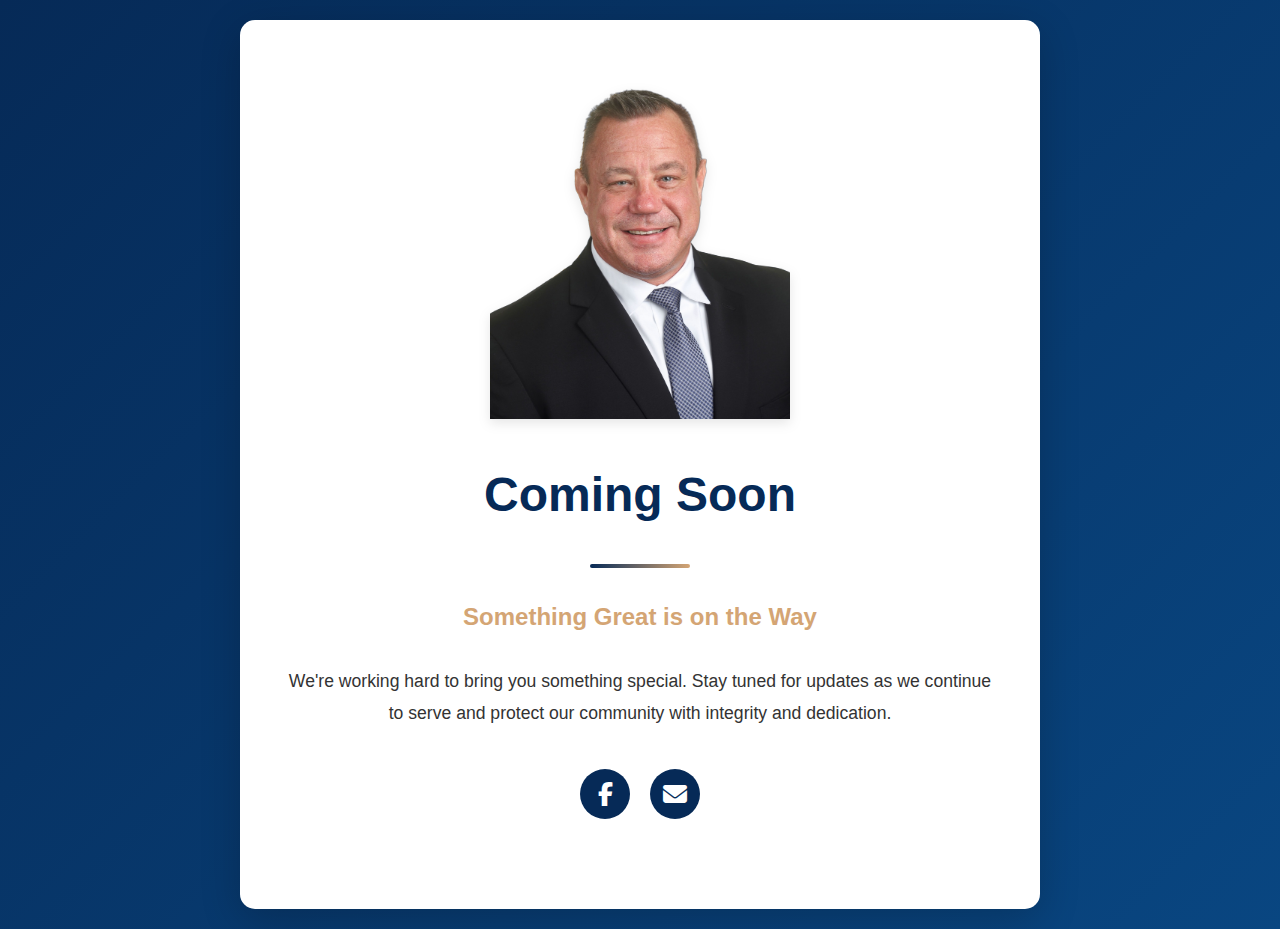
<file: comingsoon.html>
<!DOCTYPE html>
<html lang="en">

<head>
    <meta charset="UTF-8">
    <meta name="viewport" content="width=device-width, initial-scale=1.0">
    <title>Coming Soon - Beller for Sheriff</title>
    <link rel="icon" type="image/x-icon" href="favicon.ico">
    <link rel="stylesheet" href="https://cdnjs.cloudflare.com/ajax/libs/font-awesome/6.4.0/css/all.min.css">
    <style>
        * {
            margin: 0;
            padding: 0;
            box-sizing: border-box;
        }

        :root {
            --primary-color: #062a57;
            --secondary-color: #d4a574;
            --accent-color: #c4daf6;
            --text-color: #333;
            --light-gray: #f8f8f8;
        }

        body {
            font-family: 'Segoe UI', Tahoma, Geneva, Verdana, sans-serif;
            color: var(--text-color);
            line-height: 1.6;
            background: linear-gradient(135deg, var(--primary-color) 0%, #094681 100%);
            min-height: 100vh;
            display: flex;
            align-items: center;
            justify-content: center;
            padding: 20px;
        }

        .coming-soon-container {
            background: white;
            border-radius: 15px;
            box-shadow: 0 10px 40px rgba(0, 0, 0, 0.2);
            max-width: 800px;
            width: 100%;
            padding: 60px 40px;
            text-align: center;
        }

        .logo-container {
            margin-bottom: 30px;
        }

        .logo-container img {
            max-width: 300px;
            width: 100%;
            height: auto;
            filter: drop-shadow(0 4px 6px rgba(0, 0, 0, 0.1));
        }

        h1 {
            font-size: 3rem;
            color: var(--primary-color);
            margin-bottom: 20px;
            font-weight: 700;
        }

        .subtitle {
            font-size: 1.5rem;
            color: var(--secondary-color);
            margin-bottom: 30px;
            font-weight: 600;
        }

        .message {
            font-size: 1.1rem;
            color: var(--text-color);
            margin-bottom: 40px;
            line-height: 1.8;
        }

        .social-links {
            display: flex;
            justify-content: center;
            gap: 20px;
            margin-bottom: 30px;
        }

        .social-links a {
            display: inline-flex;
            align-items: center;
            justify-content: center;
            width: 50px;
            height: 50px;
            background-color: var(--primary-color);
            color: white;
            border-radius: 50%;
            font-size: 1.5rem;
            transition: all 0.3s ease;
            text-decoration: none;
        }

        .social-links a:hover {
            background-color: var(--secondary-color);
            transform: translateY(-5px);
            box-shadow: 0 5px 15px rgba(0, 0, 0, 0.2);
        }

        .back-home {
            display: inline-block;
            padding: 15px 40px;
            background-color: var(--primary-color);
            color: white;
            text-decoration: none;
            border-radius: 5px;
            font-weight: 600;
            font-size: 1rem;
            transition: all 0.3s ease;
        }

        .back-home:hover {
            background-color: var(--secondary-color);
            color: var(--primary-color);
            transform: translateY(-2px);
            box-shadow: 0 5px 15px rgba(0, 0, 0, 0.2);
        }

        .decorative-line {
            width: 100px;
            height: 4px;
            background: linear-gradient(90deg, var(--primary-color), var(--secondary-color));
            margin: 30px auto;
            border-radius: 2px;
        }

        @media (max-width: 768px) {
            .coming-soon-container {
                padding: 40px 30px;
            }

            h1 {
                font-size: 2rem;
            }

            .subtitle {
                font-size: 1.2rem;
            }

            .message {
                font-size: 1rem;
            }

            .logo-container img {
                max-width: 200px;
            }
        }

        @media (max-width: 480px) {
            .coming-soon-container {
                padding: 30px 20px;
            }

            h1 {
                font-size: 1.5rem;
            }

            .subtitle {
                font-size: 1rem;
            }

            .social-links a {
                width: 40px;
                height: 40px;
                font-size: 1.2rem;
            }
        }
    </style>
</head>

<body>
    <div class="coming-soon-container">
        <div class="logo-container">
            <img src="img/beller_nobg.png" alt="Beller for Sheriff">
        </div>

        <h1>Coming Soon</h1>
        
        <div class="decorative-line"></div>

        <div class="subtitle">Something Great is on the Way</div>

        <div class="message">
            <p>We're working hard to bring you something special. Stay tuned for updates as we continue to serve and protect our community with integrity and dedication.</p>
        </div>

        <div class="social-links">
            <a href="https://www.facebook.com/jamesbellerforsheriff/" aria-label="Facebook" title="Facebook" target="_blank">
                <i class="fab fa-facebook-f"></i>
            </a>
            <a href="mailto:bellerforsheriff@gmail.com" aria-label="Email" title="Email">
                <i class="fas fa-envelope"></i>
            </a>
        </div>

    </div>
</body>
</html>
    <script>
        (function () {
            function setFacebookTarget() {
                var isDesktop = window.matchMedia('(min-width: 1024px)').matches;
                document.querySelectorAll('a[href*="facebook.com"]').forEach(function (a) {
                    if (isDesktop) {
                        a.setAttribute('target', '_blank');
                        a.setAttribute('rel', 'noopener noreferrer');
                    } else {
                        a.removeAttribute('target');
                        a.removeAttribute('rel');
                    }
                });
            }
            document.addEventListener('DOMContentLoaded', setFacebookTarget);
            window.addEventListener('resize', setFacebookTarget);
        })();
    </script>
</file>
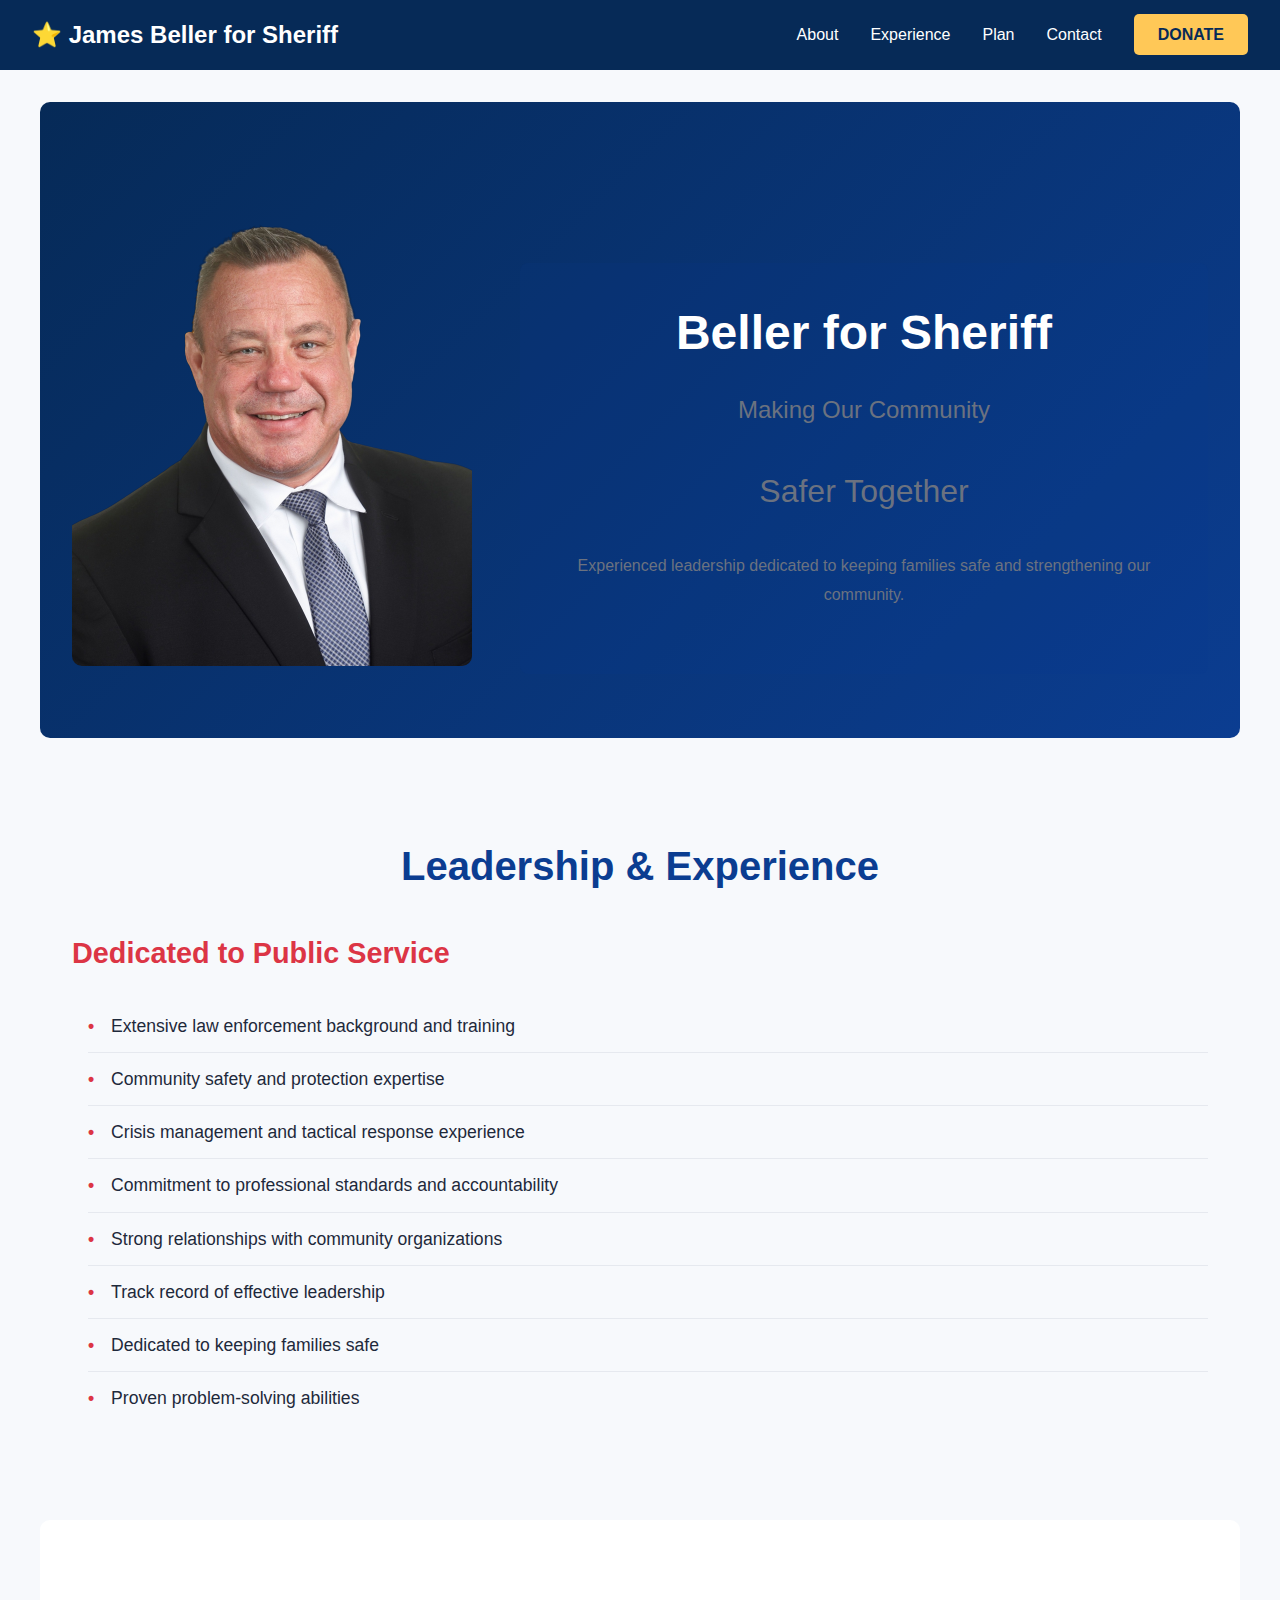
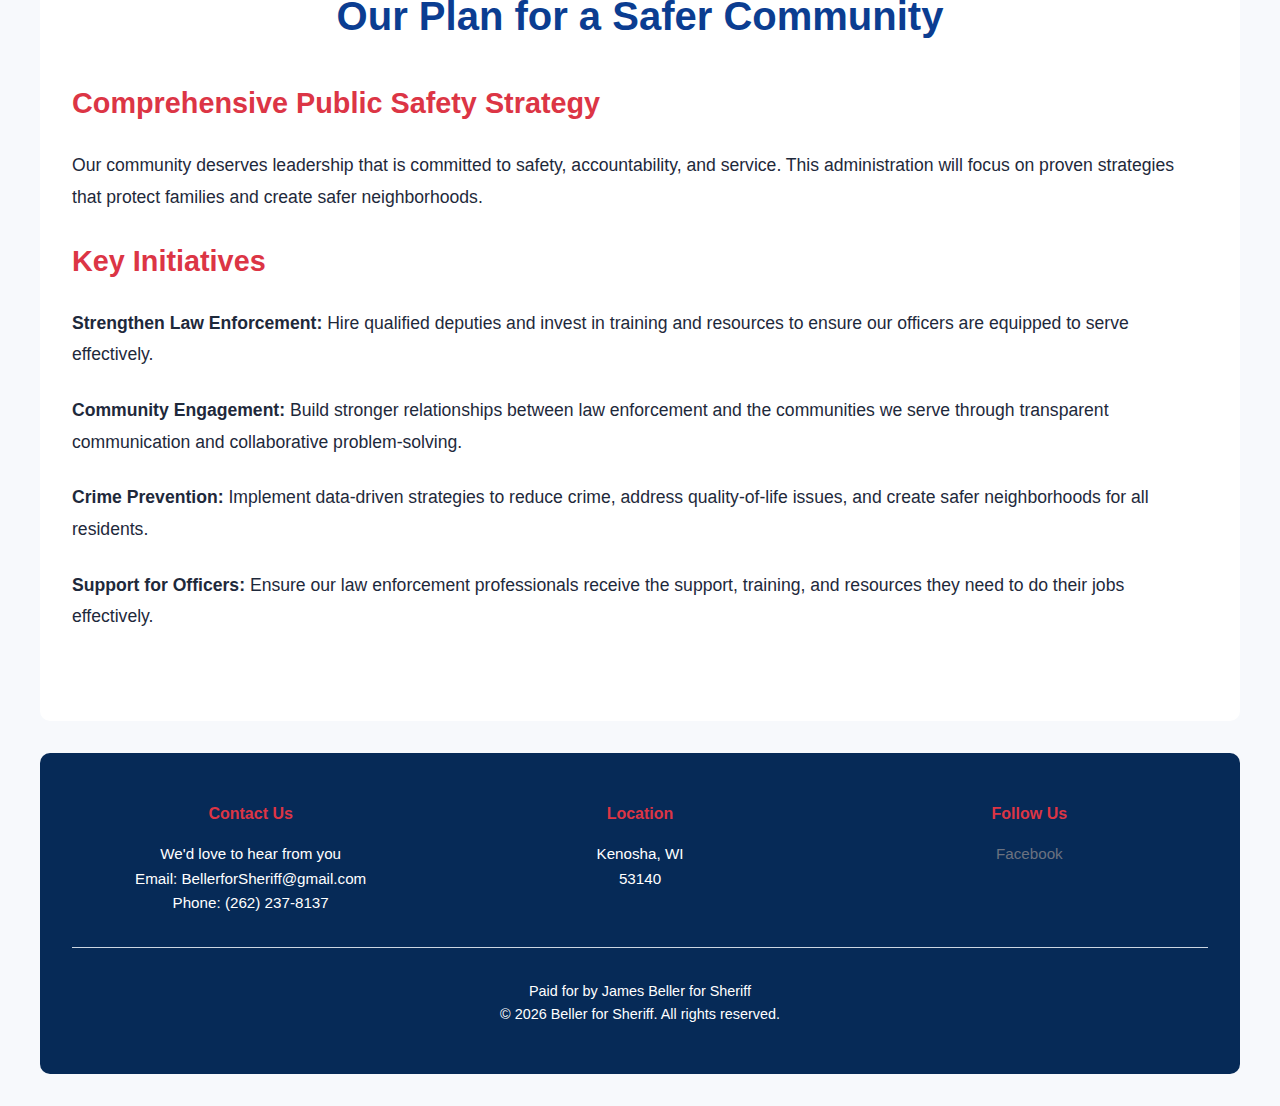
<file: index2.html>
<!DOCTYPE html>
<html lang="en">
<head>
    <meta charset="UTF-8">
    <meta name="viewport" content="width=device-width, initial-scale=1.0">
    <title>Beller for Sheriff</title>
    <style>
        :root {
            --color-bg: #f7f9fc;
            --color-card: #ffffff;
            --color-primary: #0b3d91; /* deep navy */
            --color-primary-2: #062a57; /* darker navy for nav/footer */
            --color-accent: #ffc857; /* warm gold */
            --color-accent-dark: #e6b04a;
            --color-accent-2: #dc3545; /* secondary red accent */
            --color-text: #1e293b; /* dark slate text */
            --color-muted: #6b7280; /* muted text */
            --color-border: #e6e9ef;
            --color-border-dark: #cbd5e1;
        }
        * {
            margin: 0;
            padding: 0;
            box-sizing: border-box;
        }

        body {
            font-family: 'Segoe UI', Tahoma, Geneva, Verdana, sans-serif;
            line-height: 1.6;
            color: var(--color-text);
            background-color: var(--color-bg);
        }

        /* Navigation */
        nav {
            background-color: var(--color-primary-2);
            padding: 1rem 2rem;
            display: flex;
            justify-content: space-between;
            align-items: center;
            position: sticky;
            top: 0;
            z-index: 100;
        }

        nav .logo {
            font-size: 1.5rem;
            font-weight: bold;
            color: var(--color-card);
        }

        nav ul {
            list-style: none;
            display: flex;
            gap: 2rem;
            align-items: center;
        }

        nav a {
            color: var(--color-card);
            text-decoration: none;
            transition: color 0.3s;
        }

        nav a:hover {
            color: var(--color-accent);
        }

        .donate-btn {
            background-color: var(--color-accent);
            color: var(--color-primary-2);
            padding: 0.75rem 1.5rem;
            border-radius: 5px;
            text-decoration: none;
            font-weight: bold;
            transition: background-color 0.3s, transform 0.15s;
        }

        .donate-btn:hover {
            background-color: var(--color-accent-dark);
            transform: translateY(-2px);
        }

        /* Hamburger Menu */
        .hamburger {
            display: none;
            flex-direction: column;
            cursor: pointer;
            gap: 5px;
        }

        .hamburger span {
            width: 25px;
            height: 3px;
            background-color: var(--color-card);
            border-radius: 3px;
            transition: 0.3s;
        }

        .hamburger.active span:nth-child(1) {
            transform: rotate(45deg) translate(10px, 10px);
        }

        .hamburger.active span:nth-child(2) {
            opacity: 0;
        }

        .hamburger.active span:nth-child(3) {
            transform: rotate(-45deg) translate(7px, -7px);
        }

        /* Hero Section */
        .hero {
            background: linear-gradient(135deg, var(--color-primary-2) 0%, var(--color-primary) 100%);
            color: var(--color-card);
            padding: 4rem 2rem;
            text-align: center;
            display: flex;
            align-items: flex-end;
            justify-content: center;
            min-height: 600px;
            gap: 3rem;
            margin: 2rem auto;
            max-width: 1200px;
            border-radius: 10px;
        }

        .hero-content {
            flex: 1;
            background-color: rgba(11, 61, 145, 0.12);
            padding: 2rem;
            border-radius: 8px;
        }

        .hero h1 {
            font-size: 3rem;
            margin-bottom: 1rem;
            color: var(--color-card);
        }

        .hero p {
            font-size: 1.5rem;
            margin-bottom: 2rem;
            color: var(--color-muted);
        }

        .hero-image {
            flex: 1;
            max-width: 400px;
        }

        .hero-image img {
            width: 100%;
            border-radius: 10px;
        }

        /* Section Styles */
        section {
            padding: 4rem 2rem;
            max-width: 1200px;
            margin: 2rem auto;
            border-radius: 10px;
            background-color: var(--color-card);
        }

        section h2 {
            font-size: 2.5rem;
            margin-bottom: 2rem;
            color: var(--color-primary);
            text-align: center;
        }

        section h3 {
            font-size: 1.8rem;
            margin-bottom: 1.5rem;
            color: var(--color-accent-2);
        }

        section p {
            font-size: 1.1rem;
            margin-bottom: 1.5rem;
            line-height: 1.8;
            color: var(--color-text);
        }

        /* Qualifications */
        .qualifications {
            background-color: var(--color-bg);
        }

        .qualifications ul {
            list-style: none;
            margin-left: 1rem;
        }

        .qualifications li {
            padding: 0.75rem 0;
            font-size: 1.1rem;
            border-bottom: 1px solid var(--color-border);
        }

        .qualifications li:last-child {
            border-bottom: none;
        }

        .qualifications li:before {
            content: "• ";
            color: var(--color-accent-2);
            font-weight: bold;
            margin-right: 0.75rem;
        }

        /* Call to Action */
        .cta-section {
            background-color: var(--color-accent-2);
            color: var(--color-card);
            text-align: center;
            padding: 4rem 2rem;
            max-width: 1200px;
            margin: 2rem auto;
            border-radius: 10px;
        }

        .cta-section h2 {
            color: var(--color-card);
        }

        .cta-buttons {
            display: grid;
            grid-template-columns: repeat(auto-fit, minmax(250px, 1fr));
            gap: 2rem;
            margin-top: 2rem;
        }

        .cta-button {
            background-color: white;
            color: #dc3545;
            padding: 1.5rem;
            border-radius: 8px;
            text-decoration: none;
            font-weight: bold;
            transition: transform 0.3s, box-shadow 0.3s;
        }

        .cta-button:hover {
            transform: translateY(-5px);
            box-shadow: 0 10px 20px rgba(0, 0, 0, 0.2);
        }


        /* Footer */
        footer {
            background-color: var(--color-primary-2);
            color: var(--color-card);
            padding: 3rem 2rem;
            text-align: center;
            margin: 2rem auto;
            border-radius: 10px;
            max-width: 1200px;
        }

        .footer-content {
            max-width: 1200px;
            margin: 0 auto;
            display: grid;
            grid-template-columns: repeat(auto-fit, minmax(250px, 1fr));
            gap: 2rem;
            margin-bottom: 2rem;
        }

        .footer-section h4 {
            margin-bottom: 1rem;
            color: var(--color-accent-2);
        }

        .footer-section p {
            font-size: 0.95rem;
            color: var(--color-card);
        }

        .footer-section a {
            color: var(--color-muted);
            text-decoration: none;
        }

        .footer-section a:hover {
            color: var(--color-accent-2);
        }

        .footer-bottom {
            border-top: 1px solid var(--color-border-dark);
            padding-top: 2rem;
            font-size: 0.9rem;
        }

        /* Responsive */
        @media (max-width: 768px) {
            nav ul {
                display: none;
                position: absolute;
                top: 70px;
                left: 0;
                right: 0;
                background-color: var(--color-primary-2);
                flex-direction: column;
                padding: 1rem 0;
                gap: 0;
            }

            nav ul.active {
                display: flex;
            }

            nav ul li {
                padding: 1rem 2rem;
                text-align: center;
                border-bottom: 1px solid var(--color-border-dark);
            }

            nav ul li:last-child {
                border-bottom: none;
            }

            .hamburger {
                display: flex;
            }

            .hero {
                flex-direction: column;
                padding: 2rem 1rem;
                align-items: center;
            }

            .hero-image {
                text-align: center;
            }

            .hero h1 {
                font-size: 2rem;
            }

            .hero p {
                font-size: 1.2rem;
            }

            section {
                padding: 2rem 1rem;
            }

            section h2 {
                font-size: 1.8rem;
            }

            .cta-buttons {
                grid-template-columns: 1fr;
            }
        }
    </style>
</head>
<body>
    <a id="top"></a>
    <!-- Navigation -->
    <nav>
        <div class="logo">⭐ James Beller for Sheriff</div>
        <ul id="nav-menu">
            <li><a href="#about">About</a></li>
            <li><a href="#experience">Experience</a></li>
            <li><a href="#plan">Plan</a></li>
            <li><a href="#contact">Contact</a></li>
            <li><a href="#donate" class="donate-btn">DONATE</a></li>
        </ul>
        <div class="hamburger" id="hamburger">
            <span></span>
            <span></span>
            <span></span>
        </div>
    </nav>

    <!-- Hero Section -->
    <section class="hero" id="about">
        <div class="hero-image">
            <img src="beller_no_bg.png" alt="Candidate">
        </div>
        <div class="hero-content">
            <h1>Beller for Sheriff</h1>
            <p>Making Our Community</p>
            <p style="font-size: 2rem; margin-top: 1rem;">Safer Together</p>
            <p style="margin-top: 2rem; font-size: 1rem;">Experienced leadership dedicated to keeping families safe and strengthening our community.</p>
        </div>
    </section>

    <!-- Experience Section -->
    <section class="qualifications" id="experience">
        <h2>Leadership & Experience</h2>
        <h3>Dedicated to Public Service</h3>
        <ul>
            <li>Extensive law enforcement background and training</li>
            <li>Community safety and protection expertise</li>
            <li>Crisis management and tactical response experience</li>
            <li>Commitment to professional standards and accountability</li>
            <li>Strong relationships with community organizations</li>
            <li>Track record of effective leadership</li>
            <li>Dedicated to keeping families safe</li>
            <li>Proven problem-solving abilities</li>
        </ul>
    </section>

    <!-- Plan Section -->
    <section id="plan">
        <h2>Our Plan for a Safer Community</h2>
        <h3>Comprehensive Public Safety Strategy</h3>
        <p>
            Our community deserves leadership that is committed to safety, accountability, and service. 
            This administration will focus on proven strategies that protect families and create safer neighborhoods.
        </p>
        <h3>Key Initiatives</h3>
        <p>
            <strong>Strengthen Law Enforcement:</strong> Hire qualified deputies and invest in training and resources to ensure our officers are equipped to serve effectively.
        </p>
        <p>
            <strong>Community Engagement:</strong> Build stronger relationships between law enforcement and the communities we serve through transparent communication and collaborative problem-solving.
        </p>
        <p>
            <strong>Crime Prevention:</strong> Implement data-driven strategies to reduce crime, address quality-of-life issues, and create safer neighborhoods for all residents.
        </p>
        <p>
            <strong>Support for Officers:</strong> Ensure our law enforcement professionals receive the support, training, and resources they need to do their jobs effectively.
        </p>
    </section>

    <!-- Footer -->
    <footer id="contact">
        <div class="footer-content">
            <div class="footer-section">
                <h4>Contact Us</h4>
                <p>We'd love to hear from you</p>
                <p>Email: BellerforSheriff@gmail.com</p>
                <p>Phone: (262) 237-8137</p>
            </div>
            <div class="footer-section">
                <h4>Location</h4>
                <p>Kenosha, WI</p>
                <p>53140</p>
            </div>
            <div class="footer-section">
                <h4>Follow Us</h4>
                <p><a href="https://www.facebook.com/profile.php?id=61586307804834" target="_blank">Facebook</a></p>
            </div>
        </div>
        <div class="footer-bottom">
            <p>Paid for by James Beller for Sheriff</p>
            <p>&copy; 2026 Beller for Sheriff. All rights reserved.</p>
        </div>
    </footer>

    <script>
        const hamburger = document.getElementById('hamburger');
        const navMenu = document.getElementById('nav-menu');

        hamburger.addEventListener('click', function() {
            hamburger.classList.toggle('active');
            navMenu.classList.toggle('active');
        });

        // Close menu when a link is clicked
        const navLinks = navMenu.querySelectorAll('a');
        navLinks.forEach(link => {
            link.addEventListener('click', function() {
                hamburger.classList.remove('active');
                navMenu.classList.remove('active');
            });
        });
    </script>
</body>
</html>
</file>
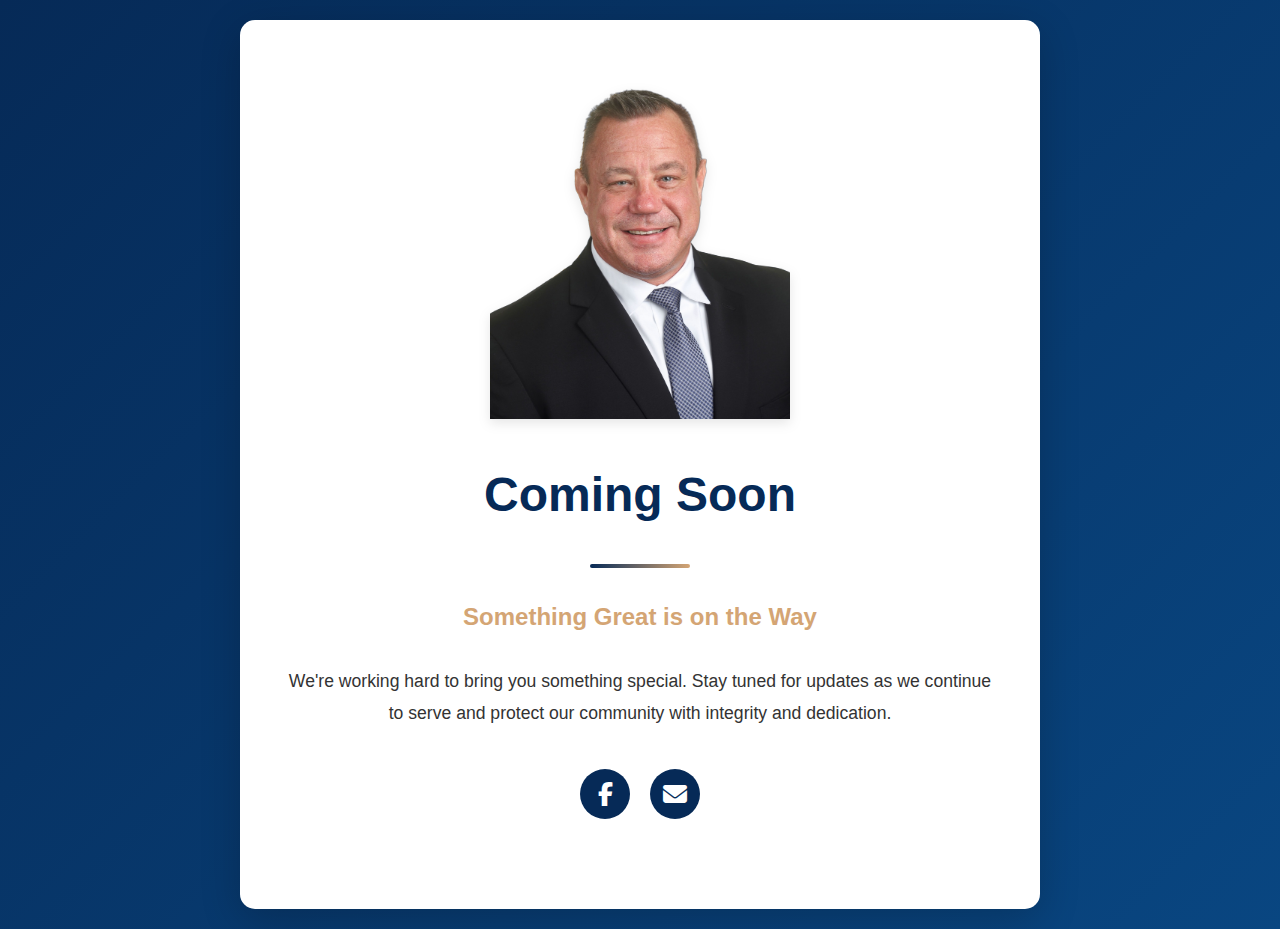
<file: publish/comingsoon.html>
<!DOCTYPE html> <html lang="en"> <head> <meta charset="UTF-8"> <meta name="viewport" content="width=device-width, initial-scale=1.0"> <title>Coming Soon - Beller for Sheriff</title> <link rel="icon" type="image/x-icon" href="favicon.ico"> <link rel="stylesheet" href="https://cdnjs.cloudflare.com/ajax/libs/font-awesome/6.4.0/css/all.min.css"> <style> * { margin: 0; padding: 0; box-sizing: border-box; } :root { --primary-color: #062a57; --secondary-color: #d4a574; --accent-color: #c4daf6; --text-color: #333; --light-gray: #f8f8f8; } body { font-family: 'Segoe UI', Tahoma, Geneva, Verdana, sans-serif; color: var(--text-color); line-height: 1.6; background: linear-gradient(135deg, var(--primary-color) 0%, #094681 100%); min-height: 100vh; display: flex; align-items: center; justify-content: center; padding: 20px; } .coming-soon-container { background: white; border-radius: 15px; box-shadow: 0 10px 40px rgba(0, 0, 0, 0.2); max-width: 800px; width: 100%; padding: 60px 40px; text-align: center; } .logo-container { margin-bottom: 30px; } .logo-container img { max-width: 300px; width: 100%; height: auto; filter: drop-shadow(0 4px 6px rgba(0, 0, 0, 0.1)); } h1 { font-size: 3rem; color: var(--primary-color); margin-bottom: 20px; font-weight: 700; } .subtitle { font-size: 1.5rem; color: var(--secondary-color); margin-bottom: 30px; font-weight: 600; } .message { font-size: 1.1rem; color: var(--text-color); margin-bottom: 40px; line-height: 1.8; } .social-links { display: flex; justify-content: center; gap: 20px; margin-bottom: 30px; } .social-links a { display: inline-flex; align-items: center; justify-content: center; width: 50px; height: 50px; background-color: var(--primary-color); color: white; border-radius: 50%; font-size: 1.5rem; transition: all 0.3s ease; text-decoration: none; } .social-links a:hover { background-color: var(--secondary-color); transform: translateY(-5px); box-shadow: 0 5px 15px rgba(0, 0, 0, 0.2); } .back-home { display: inline-block; padding: 15px 40px; background-color: var(--primary-color); color: white; text-decoration: none; border-radius: 5px; font-weight: 600; font-size: 1rem; transition: all 0.3s ease; } .back-home:hover { background-color: var(--secondary-color); color: var(--primary-color); transform: translateY(-2px); box-shadow: 0 5px 15px rgba(0, 0, 0, 0.2); } .decorative-line { width: 100px; height: 4px; background: linear-gradient(90deg, var(--primary-color), var(--secondary-color)); margin: 30px auto; border-radius: 2px; } @media (max-width: 768px) { .coming-soon-container { padding: 40px 30px; } h1 { font-size: 2rem; } .subtitle { font-size: 1.2rem; } .message { font-size: 1rem; } .logo-container img { max-width: 200px; } } @media (max-width: 480px) { .coming-soon-container { padding: 30px 20px; } h1 { font-size: 1.5rem; } .subtitle { font-size: 1rem; } .social-links a { width: 40px; height: 40px; font-size: 1.2rem; } } </style> </head> <body> <div class="coming-soon-container"> <div class="logo-container"> <img src="img/beller_nobg.png" alt="Beller for Sheriff"> </div> <h1>Coming Soon</h1> <div class="decorative-line"></div> <div class="subtitle">Something Great is on the Way</div> <div class="message"> <p>We're working hard to bring you something special. Stay tuned for updates as we continue to serve and protect our community with integrity and dedication.</p> </div> <div class="social-links"> <a href="https://www.facebook.com/jamesbellerforsheriff/" aria-label="Facebook" title="Facebook" target="_blank"> <i class="fab fa-facebook-f"></i> </a> <a href="mailto:bellerforsheriff@gmail.com" aria-label="Email" title="Email"> <i class="fas fa-envelope"></i> </a> </div> </div> </body> </html> <script> (function () { function setFacebookTarget() { var isDesktop = window.matchMedia('(min-width: 1024px)').matches; document.querySelectorAll('a[href*="facebook.com"]').forEach(function (a) { if (isDesktop) { a.setAttribute('target', '_blank'); a.setAttribute('rel', 'noopener noreferrer'); } else { a.removeAttribute('target'); a.removeAttribute('rel'); } }); } document.addEventListener('DOMContentLoaded', setFacebookTarget); window.addEventListener('resize', setFacebookTarget); })(); </script>
</file>
<file: styles.css>
/* General Styles */
* {
    margin: 0;
    padding: 0;
    box-sizing: border-box;
}

:root {
    --primary-color: #062a57;
    --secondary-color: #d4a574;
    --accent-color: #c4daf6;
    --text-color: #333;
    --light-gray: #f8f8f8;
    --border-color: #ddd;
    --transition: all 0.3s ease;
}

html {
    scroll-behavior: smooth;
}

body {
    font-family: 'Segoe UI', Tahoma, Geneva, Verdana, sans-serif;
    color: var(--text-color);
    line-height: 1.6;
}

.container {
    max-width: 1200px;
    margin: 0 auto;
    padding: 0 20px;
}

/* Navigation */
.navbar {
    background-color: var(--primary-color);
    color: white;
    padding: 1rem 0;
    position: sticky;
    top: 0;
    z-index: 100;
    box-shadow: 0 2px 5px rgba(0, 0, 0, 0.1);
}

.nav-container {
    max-width: 1200px;
    margin: 0 auto;
    padding: 0 20px;
    display: flex;
    justify-content: space-between;
    align-items: center;
}

.disclaimer {
    font-size: 0.7rem;
    color: #ccc;
    margin-top: 10px;
}

.nav-logo {
    display: flex;
    align-items: center;
    gap: 10px;
    font-size: 1.5rem;
    font-weight: bold;
    text-decoration: none;
    color: white;
    cursor: pointer;
}

.logo-img {
    height: 80px;
    width: auto;
}

.nav-menu {
    display: flex;
    top: 110px;
    list-style: none;
    gap: 2rem;
    transition: var(--transition);
}

.nav-link {
    color: white;
    text-decoration: none;
    transition: var(--transition);
    font-weight: 500;
}

.nav-link:hover {
    color: var(--secondary-color);
}

.nav-donate-btn {
    padding: 8px 20px;
    background-color: var(--secondary-color);
    color: var(--primary-color);
    border: none;
    border-radius: 5px;
    font-weight: 600;
    font-size: 0.95rem;
    cursor: pointer;
    transition: var(--transition);
    white-space: nowrap;
}

.nav-donate-btn:hover {
    background-color: #e0b585;
    transform: translateY(-2px);
}

.nav-donate-item {
    display: none;
}

/* Hamburger Menu */
.hamburger {
    display: none;
    flex-direction: column;
    cursor: pointer;
    gap: 6px;
    position: relative;
    z-index: 101;
}

.hamburger span {
    width: 28px;
    height: 3px;
    background-color: white;
    border-radius: 2px;
    transition: all 0.3s cubic-bezier(0.4, 0, 0.2, 1);
    transform-origin: center;
}

.hamburger.active span:nth-child(1) {
    transform: rotate(45deg) translate(10px, 10px);
}

.hamburger.active span:nth-child(2) {
    opacity: 0;
    transform: translateX(-10px);
}

.hamburger.active span:nth-child(3) {
    transform: rotate(-45deg) translate(7px, -7px);
}

/* Hero Section */
.hero {
    display: flex;
    align-items: center;
    justify-content: space-between;
    padding: 0px 20px 0px 20px;
    max-width: 1200px;
    margin: 0 auto;
    gap: 40px;
    background: linear-gradient(135deg, var(--accent-color) 0%, white 100%);
}

.hero-content {
    flex: 1;
}

.hero h1 {
    font-size: 3.5rem;
    color: var(--primary-color);
    margin-bottom: 20px;
    line-height: 1.2;
}

.hero p {
    font-size: 1.3rem;
    color: #555;
    margin-bottom: 30px;
}

.hero-buttons {
    display: flex;
    gap: 15px;
}

.hero-image {
    flex: 1;
    text-align: center;
}

.hero-img {
    max-width: 100%;
    height: auto;
    max-height: 575px;
}

/* Buttons */
.btn {
    padding: 12px 30px;
    border: none;
    border-radius: 5px;
    font-size: 1rem;
    cursor: pointer;
    transition: var(--transition);
    font-weight: 600;
    text-decoration: none;
    display: inline-block;
}

.btn-primary {
    background-color: var(--primary-color);
    color: white;
}

.btn-primary:hover {
    background-color: #041f42;
    transform: translateY(-2px);
    box-shadow: 0 5px 15px #062a57;
}

.btn-secondary {
    background-color: transparent;
    color: var(--primary-color);
    border: 2px solid var(--primary-color);
}

.btn-secondary:hover {
    background-color: var(--primary-color);
    color: white;
}

.btn-small {
    padding: 10px 20px;
    font-size: 0.95rem;
}

/* Promise Section */
.promise {
    padding: 110px 20px;
    background-color: var(--white);
}

/* About Section */
.about {
    padding: 110px 20px;
    background-color: var(--light-gray);
}

.promise h2,
.about h2,
.why-running h2,
.platform h2,
.get-involved h2,
.education h2,
.contact h2 {
    font-size: 2.5rem;
    color: var(--primary-color);
    margin-bottom: 15px;
    text-align: center;
}

.promise-content {
    display: flex;
    gap: 60px;
    align-items: flex-start;
}

.promise-subsection {
    padding-top: 10px;
}

.promise-text {
    flex: 1;
}

.promise-text p {
    margin-bottom: 20px;
    font-size: 1.1rem;
    color: #555;
}

.promise-text p::first-letter {
    font-size: 1.2rem;
    font-weight: normal;
    color: var(--primary-color);
    margin-right: .5px;
}

.about-content {
    display: flex;
    gap: 60px;
    align-items: flex-start;
}

.about-subsection {
    padding-top: 10px;
}

.about-text {
    flex: 1;
}

.about-text p {
    margin-bottom: 20px;
    font-size: 1.1rem;
    color: #555;
}

.about-text p::first-letter {
    font-size: 1.2rem;
    font-weight: normal;
    color: var(--primary-color);
    margin-right: .5px;
}

.values-list {
    list-style: none;
    margin-top: 20px;
}

.values-list li {
    padding: 10px 0;
    font-size: 1.05rem;
    color: var(--primary-color);
}

.about-image {
    flex: 1;
    text-align: center;
    align-self: flex-start;
    display: flex;
    flex-direction: column;
    align-items: center;
    gap: 10px;
    justify-content: space-between;
}

.about-img {
    max-width: 100%;
    height: auto;
    max-height: 100%;
    border-radius: 10px;
}

/* Portrait and Landscape Image Styles */
img.portrait {
    aspect-ratio: 3 / 4;
}

img.landscape {
    aspect-ratio: 16 / 9;
}

/* Why He Is Running Section */
.why-running {
    padding: 110px 20px;
    background-color: var(--white);
}

.why-running-content {
    display: flex;
    gap: 60px;
    align-items: flex-start;
}

.why-running-content p {
    margin-bottom: 20px;
    font-size: 1.1rem;
    color: #555;
}

.why-running-content p::first-letter {
    font-size: 1.2rem;
    font-weight: normal;
    color: var(--primary-color);
    margin-right: .5px;
}

/* Platform Section */
.platform {
    padding: 110px 20px;
    background-color: var(--light-gray);
}

.platform-text {
    display: flex;
    align-items: center;
    margin-bottom: 30px;
}

.platform-text p {
    margin: 0;
}

.platform-grid {
    display: grid;
    grid-template-columns: repeat(auto-fit, minmax(300px, 1fr));
    gap: 30px;
}

.platform-card {
    background-color: white;
    padding: 40px 30px;
    border-radius: 10px;
    text-align: center;
    box-shadow: 0 2px 10px rgba(0, 0, 0, 0.05);
    transition: var(--transition);
    display: flex;
    flex-direction: column;
}

.platform-card p{
    text-align: left;
}

.modal-body p {
    text-align: left;
    padding: 0 10px 10px 0px;
}

.modal-body a {
    color: #666;
    text-decoration: none;
    transition: var(--transition);
}

.modal-body a:hover {
    color: var(--primary-color);
}

.platform-card:hover {
    transform: translateY(-5px);
    box-shadow: 0 5px 20px rgba(0, 0, 0, 0.1);
}

.btn-read-more {
    margin-top: auto;
    padding: 10px 20px;
    background-color: var(--primary-color);
    color: white;
    border: none;
    border-radius: 5px;
    font-size: 0.9rem;
    font-weight: 600;
    cursor: pointer;
    transition: var(--transition);
}

.btn-read-more i {
    padding-left: 10px;
}

.btn-read-more:hover {
    background-color: #041f42;
    transform: translateY(-2px);
}

.card-icon {
    font-size: 3rem;
    margin-bottom: 15px;
}

.platform-card h3 {
    color: var(--primary-color);
    margin-bottom: 15px;
    font-size: 1.3rem;
}

.platform-card p {
    color: #666;
    line-height: 1.6;
}

/* Get Involved Section */
.get-involved {
    padding: 110px 20px;
    background-color: white;
}

.involvement-grid {
    display: grid;
    grid-template-columns: repeat(auto-fit, minmax(250px, 1fr));
    gap: 30px;
}

.involvement-card {
    background-color: var(--accent-color);
    padding: 30px;
    border-radius: 10px;
    text-align: center;
    transition: var(--transition);
}

.involvement-card:hover {
    background-color: #dfe1e3;
}

.involvement-card h3 {
    color: var(--primary-color);
    margin-bottom: 15px;
    font-size: 1.3rem;
}

.involvement-card p {
    color: #555;
    margin-bottom: 20px;
}

/* Education Section */
.education {
    padding: 110px 20px;
    background-color: var(--light-gray);
}

.education-content {
    max-width: 800px;
    margin: 0 auto;
}

.education-content p {
    font-size: 1.1rem;
    color: #555;
    margin-bottom: 20px;
}

.credentials-list {
    list-style: none;
    margin: 30px 0;
    padding: 0;
}

.credentials-list li {
    padding: 12px 0;
    padding-left: 30px;
    font-size: 1.05rem;
    color: #555;
    position: relative;
}

.credentials-list li::before {
    content: "★";
    color: var(--primary-color);
    font-size: 1.5rem;
    position: absolute;
    left: 0;
    top: 5px;
}

.credentials-list li:nth-child(even)::before {
    color: var(--text-color);
}

/* Contact Section */
.contact {
    padding: 110px 20px;
    background-color: var(--white);
}

.contact-info-section {
    max-width: 600px;
    margin: 0;
    text-align: left;
}

.contact-info-section .info-item {
    margin-bottom: 30px;
}

.info-item .label {
    display: block;
    font-weight: 600;
    color: var(--primary-color);
    margin-bottom: 8px;
}

.info-item a {
    color: var(--secondary-color);
    text-decoration: none;
    transition: var(--transition);
}

.info-item a:hover {
    color: var(--primary-color);
}

.social-links {
    display: flex;
    gap: 15px;
}

.social-icon {
    display: inline-block;
    padding: 8px 15px;
    background-color: var(--primary-color);
    color: white;
    border-radius: 5px;
    font-size: 0.9rem;
}

/* Footer */
.footer {
    background-color: var(--primary-color);
    color: white;
    text-align: center;
    padding: 30px 20px;
}

.footer p {
    margin: 10px 0;
}

/* Modal */
.modal {
    display: none;
    position: fixed;
    z-index: 1000;
    left: 0;
    top: 0;
    width: 100%;
    height: 100%;
    overflow: auto;
    background-color: rgba(0, 0, 0, 0.4);
}

.modal-content {
    background-color: #fefefe;
    margin: 15% auto;
    padding: 30px;
    border: 1px solid #888;
    border-radius: 10px;
    width: 80%;
    max-width: 500px;
    box-shadow: 0 4px 8px rgba(0, 0, 0, 0.2);
}

.close {
    color: #aaa;
    float: right;
    font-size: 28px;
    font-weight: bold;
    cursor: pointer;
    transition: var(--transition);
}

.close:hover,
.close:focus {
    color: var(--primary-color);
}



/* Responsive Design */
@media (max-width: 930px) {
        .nav-menu {
        display: none;
        gap: 0;
        position: absolute;
        top: 100px;
        left: 0;
        right: 0;
        flex-direction: column;
        background-color: var(--primary-color);
        padding: 0;
        border-bottom: 2px solid var(--secondary-color);
        animation: slideDown 0.3s ease-out;
        max-height: calc(100vh - 70px);
        overflow-y: auto;
    }

    .nav-menu li {
        border-bottom: 1px solid rgba(255, 255, 255, 0.1);
    }

    .nav-menu li:last-child {
        border-bottom: none;
    }

    .nav-menu li a {
        display: block;
        padding: 1rem 2rem;
    }

    .nav-menu.active {
        display: flex;
    }

    .hamburger {
        display: flex;
    }

    .nav-donate-btn {
        display: flex;
    }

    .nav-donate-item {
        display: none;
    }

    .nav-donate-link {
        background-color: var(--secondary-color);
        color: var(--primary-color) !important;
        font-weight: 700;
        border-radius: 5px;
        margin: 8px 16px;
        text-align: center;
    }

    .nav-donate-link:hover {
        background-color: #e0b585;
        color: var(--primary-color) !important;
    }
}


@media (max-width: 768px) {

    @keyframes slideDown {
        from {
            opacity: 0;
            transform: translateY(-10px);
        }
        to {
            opacity: 1;
            transform: translateY(0);
        }
    }

    .hero {
        flex-direction: column;
        /* padding:40px 20px; */
    }

    .hero h1 {
        font-size: 2.5rem;
    }

    .hero-buttons {
        flex-direction: column;
    }

    .about-content {
        flex-direction: column;
        gap: 30px;
    }

    .platform-grid {
        grid-template-columns: 1fr;
    }

    .involvement-grid {
        grid-template-columns: 1fr;
    }

    .nav-donate-item {
        display: none;
    }

    .propmise h2,
    .about h2,
    .platform h2,
    .get-involved h2,
    .why-running h2,
    .education h2,
    .contact h2 {
        font-size: 2rem;
    }
}

@media (max-width: 480px) {
    
    .hero h1 {
        font-size: 2rem;
    }

    .hero p {
        font-size: 1.1rem;
    }

    .platform-card,
    .involvement-card {
        padding: 20px;
    }

    .nav-donate-item {
        display: none;
    }
}

@media (max-width: 420px) {
    .nav-logo span {
        display: none;
    }

    .hero h1 {
        font-size: 2rem;
    }

    .hero p {
        font-size: 1.1rem;
    }

    .platform-card,
    .involvement-card {
        padding: 20px;
    }

    .nav-donate-btn{
        display: none;
    }

    .nav-donate-item {
        display: block;
    }
}

/* 404 Error Page */
.error-404 {
    min-height: calc(100vh - 200px);
    display: flex;
    align-items: center;
    justify-content: center;
    padding: 60px 20px;
    background: linear-gradient(135deg, var(--accent-color) 0%, white 100%);
}

.error-content {
    text-align: center;
    max-width: 700px;
    margin: 0 auto;
}

.error-icon {
    font-size: 5rem;
    color: var(--primary-color);
    margin-bottom: 20px;
    opacity: 0.3;
}

.error-code {
    font-size: 8rem;
    font-weight: bold;
    color: var(--primary-color);
    margin: 0;
    line-height: 1;
    text-shadow: 2px 2px 4px rgba(0, 0, 0, 0.1);
}

.error-title {
    font-size: 2.5rem;
    color: var(--primary-color);
    margin: 20px 0;
}

.error-message {
    font-size: 1.2rem;
    color: #555;
    margin-bottom: 40px;
    line-height: 1.8;
}

.error-buttons {
    display: flex;
    gap: 15px;
    justify-content: center;
    flex-wrap: wrap;
    margin-bottom: 50px;
}

.error-buttons .btn i {
    margin-right: 8px;
}

.error-suggestions {
    text-align: left;
    background: white;
    padding: 30px;
    border-radius: 10px;
    box-shadow: 0 5px 20px rgba(0, 0, 0, 0.1);
    margin-top: 40px;
}

.error-suggestions p {
    font-size: 1.1rem;
    font-weight: 600;
    color: var(--primary-color);
    margin-bottom: 15px;
}

.error-suggestions ul {
    list-style: none;
    padding: 0;
}

.error-suggestions li {
    margin: 10px 0;
}

.error-suggestions a {
    color: var(--text-color);
    text-decoration: none;
    transition: var(--transition);
    display: inline-flex;
    align-items: center;
    font-size: 1.05rem;
}

.error-suggestions a:before {
    content: "→";
    margin-right: 10px;
    color: var(--secondary-color);
    font-weight: bold;
}

.error-suggestions a:hover {
    color: var(--primary-color);
    transform: translateX(5px);
}

@media (max-width: 768px) {
    .error-code {
        font-size: 6rem;
    }

    .error-title {
        font-size: 2rem;
    }

    .error-icon {
        font-size: 4rem;
    }

    .error-buttons {
        flex-direction: column;
        align-items: center;
    }

    .error-buttons .btn {
        width: 100%;
        max-width: 300px;
    }
}

@media (max-width: 480px) {
    .error-code {
        font-size: 5rem;
    }

    .error-title {
        font-size: 1.5rem;
    }

    .error-message {
        font-size: 1rem;
    }

    .error-suggestions {
        padding: 20px;
    }
}

/* Image Rotator Styles */
.image-rotator {
    position: relative;
    width: 100%;
    aspect-ratio: 1 / 1;
    overflow: hidden;
    border-radius: 10px;
    box-shadow: 0 4px 8px rgba(0, 0, 0, 0.1);
}

.rotator-image {
    display: none;
    width: 100%;
    height: 100%;
    opacity: 0;
    transition: opacity 0.5s ease-in-out;
}

.rotator-image.active {
    display: block;
    opacity: 1;
}

.rotator-image img {
    width: 100%;
    height: 100%;
    object-fit: cover;
    display: block;
    border-radius: 5px;
}

.rotator-controls {
    position: absolute;
    bottom: 20px;
    left: 50%;
    transform: translateX(-50%);
    display: flex;
    align-items: center;
    gap: 15px;
    background-color: rgba(6, 42, 87, 0.8);
    padding: 10px 20px;
    border-radius: 25px;
    backdrop-filter: blur(5px);
}

.rotator-prev,
.rotator-next {
    background-color: transparent;
    border: 2px solid white;
    color: white;
    width: 35px;
    height: 35px;
    border-radius: 50%;
    cursor: pointer;
    font-size: 18px;
    display: flex;
    align-items: center;
    justify-content: center;
    transition: var(--transition);
    font-weight: bold;
}

.rotator-prev:hover,
.rotator-next:hover {
    background-color: var(--secondary-color);
    border-color: var(--secondary-color);
    transform: scale(1.1);
}

.rotator-dots {
    display: flex;
    gap: 8px;
    align-items: center;
}

.rotator-dot {
    width: 10px;
    height: 10px;
    border-radius: 50%;
    background-color: rgba(255, 255, 255, 0.5);
    cursor: pointer;
    transition: var(--transition);
}

.rotator-dot:hover {
    background-color: rgba(255, 255, 255, 0.8);
    transform: scale(1.2);
}

.rotator-dot.active {
    background-color: var(--secondary-color);
    width: 12px;
    height: 12px;
}

/* Responsive adjustments for rotator */
@media (max-width: 768px) {
    .image-rotator {
        max-width: 500px;
        max-height: 500px;
    }
    
    .rotator-controls {
        bottom: 10px;
        padding: 8px 15px;
        gap: 10px;
    }
    
    .rotator-prev,
    .rotator-next {
        width: 30px;
        height: 30px;
        font-size: 16px;
    }
    
    .rotator-dot {
        width: 8px;
        height: 8px;
    }
    
    .rotator-dot.active {
        width: 10px;
        height: 10px;
    }
}
</file>
<file: publish/styles.css>
*{margin:0;padding:0;box-sizing:border-box;}:root{--primary-color:#062a57;--secondary-color:#d4a574;--accent-color:#c4daf6;--text-color:#333;--light-gray:#f8f8f8;--border-color:#ddd;--transition:all 0.3s ease;}html{scroll-behavior:smooth;}body{font-family:'Segoe UI',Tahoma,Geneva,Verdana,sans-serif;color:var(--text-color);line-height:1.6;}.container{max-width:1200px;margin:0 auto;padding:0 20px;}.navbar{background-color:var(--primary-color);color:white;padding:1rem 0;position:sticky;top:0;z-index:100;box-shadow:0 2px 5px rgba(0,0,0,0.1);}.nav-container{max-width:1200px;margin:0 auto;padding:0 20px;display:flex;justify-content:space-between;align-items:center;}.disclaimer{font-size:0.7rem;color:#ccc;margin-top:10px;}.nav-logo{display:flex;align-items:center;gap:10px;font-size:1.5rem;font-weight:bold;text-decoration:none;color:white;cursor:pointer;}.logo-img{height:80px;width:auto;}.nav-menu{display:flex;top:110px;list-style:none;gap:2rem;transition:var(--transition);}.nav-link{color:white;text-decoration:none;transition:var(--transition);font-weight:500;}.nav-link:hover{color:var(--secondary-color);}.nav-donate-btn{padding:8px 20px;background-color:var(--secondary-color);color:var(--primary-color);border:none;border-radius:5px;font-weight:600;font-size:0.95rem;cursor:pointer;transition:var(--transition);white-space:nowrap;}.nav-donate-btn:hover{background-color:#e0b585;transform:translateY(-2px);}.nav-donate-item{display:none;}.hamburger{display:none;flex-direction:column;cursor:pointer;gap:6px;position:relative;z-index:101;}.hamburger span{width:28px;height:3px;background-color:white;border-radius:2px;transition:all 0.3s cubic-bezier(0.4,0,0.2,1);transform-origin:center;}.hamburger.active span:nth-child(1){transform:rotate(45deg)translate(10px,10px);}.hamburger.active span:nth-child(2){opacity:0;transform:translateX(-10px);}.hamburger.active span:nth-child(3){transform:rotate(-45deg)translate(7px,-7px);}.hero{display:flex;align-items:center;justify-content:space-between;padding:0px 20px 0px 20px;max-width:1200px;margin:0 auto;gap:40px;background:linear-gradient(135deg,var(--accent-color)0%,white 100%);}.hero-content{flex:1;}.hero h1{font-size:3.5rem;color:var(--primary-color);margin-bottom:20px;line-height:1.2;}.hero p{font-size:1.3rem;color:#555;margin-bottom:30px;}.hero-buttons{display:flex;gap:15px;}.hero-image{flex:1;text-align:center;}.hero-img{max-width:100%;height:auto;max-height:575px;}.btn{padding:12px 30px;border:none;border-radius:5px;font-size:1rem;cursor:pointer;transition:var(--transition);font-weight:600;text-decoration:none;display:inline-block;}.btn-primary{background-color:var(--primary-color);color:white;}.btn-primary:hover{background-color:#041f42;transform:translateY(-2px);box-shadow:0 5px 15px #062a57;}.btn-secondary{background-color:transparent;color:var(--primary-color);border:2px solid var(--primary-color);}.btn-secondary:hover{background-color:var(--primary-color);color:white;}.btn-small{padding:10px 20px;font-size:0.95rem;}.promise{padding:110px 20px;background-color:var(--white);}.about{padding:110px 20px;background-color:var(--light-gray);}.promise h2,.about h2,.why-running h2,.platform h2,.get-involved h2,.education h2,.contact h2{font-size:2.5rem;color:var(--primary-color);margin-bottom:15px;text-align:center;}.promise-content{display:flex;gap:60px;align-items:flex-start;}.promise-subsection{padding-top:10px;}.promise-text{flex:1;}.promise-text p{margin-bottom:20px;font-size:1.1rem;color:#555;}.promise-text p::first-letter{font-size:1.2rem;font-weight:normal;color:var(--primary-color);margin-right:.5px;}.about-content{display:flex;gap:60px;align-items:flex-start;}.about-subsection{padding-top:10px;}.about-text{flex:1;}.about-text p{margin-bottom:20px;font-size:1.1rem;color:#555;}.about-text p::first-letter{font-size:1.2rem;font-weight:normal;color:var(--primary-color);margin-right:.5px;}.values-list{list-style:none;margin-top:20px;}.values-list li{padding:10px 0;font-size:1.05rem;color:var(--primary-color);}.about-image{flex:1;text-align:center;align-self:flex-start;display:flex;flex-direction:column;align-items:center;gap:10px;justify-content:space-between;}.about-img{max-width:100%;height:auto;max-height:100%;border-radius:10px;}img.portrait{aspect-ratio:3 / 4;}img.landscape{aspect-ratio:16 / 9;}.why-running{padding:110px 20px;background-color:var(--white);}.why-running-content{display:flex;gap:60px;align-items:flex-start;}.why-running-content p{margin-bottom:20px;font-size:1.1rem;color:#555;}.why-running-content p::first-letter{font-size:1.2rem;font-weight:normal;color:var(--primary-color);margin-right:.5px;}.platform{padding:110px 20px;background-color:var(--light-gray);}.platform-text{display:flex;align-items:center;margin-bottom:30px;}.platform-text p{margin:0;}.platform-grid{display:grid;grid-template-columns:repeat(auto-fit,minmax(300px,1fr));gap:30px;}.platform-card{background-color:white;padding:40px 30px;border-radius:10px;text-align:center;box-shadow:0 2px 10px rgba(0,0,0,0.05);transition:var(--transition);display:flex;flex-direction:column;}.platform-card p{text-align:left;}.modal-body p{text-align:left;padding:0 10px 10px 0px;}.modal-body a{color:#666;text-decoration:none;transition:var(--transition);}.modal-body a:hover{color:var(--primary-color);}.platform-card:hover{transform:translateY(-5px);box-shadow:0 5px 20px rgba(0,0,0,0.1);}.btn-read-more{margin-top:auto;padding:10px 20px;background-color:var(--primary-color);color:white;border:none;border-radius:5px;font-size:0.9rem;font-weight:600;cursor:pointer;transition:var(--transition);}.btn-read-more i{padding-left:10px;}.btn-read-more:hover{background-color:#041f42;transform:translateY(-2px);}.card-icon{font-size:3rem;margin-bottom:15px;}.platform-card h3{color:var(--primary-color);margin-bottom:15px;font-size:1.3rem;}.platform-card p{color:#666;line-height:1.6;}.get-involved{padding:110px 20px;background-color:white;}.involvement-grid{display:grid;grid-template-columns:repeat(auto-fit,minmax(250px,1fr));gap:30px;}.involvement-card{background-color:var(--accent-color);padding:30px;border-radius:10px;text-align:center;transition:var(--transition);}.involvement-card:hover{background-color:#dfe1e3;}.involvement-card h3{color:var(--primary-color);margin-bottom:15px;font-size:1.3rem;}.involvement-card p{color:#555;margin-bottom:20px;}.education{padding:110px 20px;background-color:var(--light-gray);}.education-content{max-width:800px;margin:0 auto;}.education-content p{font-size:1.1rem;color:#555;margin-bottom:20px;}.credentials-list{list-style:none;margin:30px 0;padding:0;}.credentials-list li{padding:12px 0;padding-left:30px;font-size:1.05rem;color:#555;position:relative;}.credentials-list li::before{content:"★";color:var(--primary-color);font-size:1.5rem;position:absolute;left:0;top:5px;}.credentials-list li:nth-child(even)::before{color:var(--text-color);}.contact{padding:110px 20px;background-color:var(--white);}.contact-info-section{max-width:600px;margin:0;text-align:left;}.contact-info-section .info-item{margin-bottom:30px;}.info-item .label{display:block;font-weight:600;color:var(--primary-color);margin-bottom:8px;}.info-item a{color:var(--secondary-color);text-decoration:none;transition:var(--transition);}.info-item a:hover{color:var(--primary-color);}.social-links{display:flex;gap:15px;}.social-icon{display:inline-block;padding:8px 15px;background-color:var(--primary-color);color:white;border-radius:5px;font-size:0.9rem;}.footer{background-color:var(--primary-color);color:white;text-align:center;padding:30px 20px;}.footer p{margin:10px 0;}.modal{display:none;position:fixed;z-index:1000;left:0;top:0;width:100%;height:100%;overflow:auto;background-color:rgba(0,0,0,0.4);}.modal-content{background-color:#fefefe;margin:15% auto;padding:30px;border:1px solid #888;border-radius:10px;width:80%;max-width:500px;box-shadow:0 4px 8px rgba(0,0,0,0.2);}.close{color:#aaa;float:right;font-size:28px;font-weight:bold;cursor:pointer;transition:var(--transition);}.close:hover,.close:focus{color:var(--primary-color);}@media(max-width:930px){.nav-menu{display:none;gap:0;position:absolute;top:100px;left:0;right:0;flex-direction:column;background-color:var(--primary-color);padding:0;border-bottom:2px solid var(--secondary-color);animation:slideDown 0.3s ease-out;max-height:calc(100vh - 70px);overflow-y:auto;}.nav-menu li{border-bottom:1px solid rgba(255,255,255,0.1);}.nav-menu li:last-child{border-bottom:none;}.nav-menu li a{display:block;padding:1rem 2rem;}.nav-menu.active{display:flex;}.hamburger{display:flex;}.nav-donate-btn{display:flex;}.nav-donate-item{display:none;}.nav-donate-link{background-color:var(--secondary-color);color:var(--primary-color)!important;font-weight:700;border-radius:5px;margin:8px 16px;text-align:center;}.nav-donate-link:hover{background-color:#e0b585;color:var(--primary-color)!important;}}@media(max-width:768px){@keyframes slideDown{from{opacity:0;transform:translateY(-10px);}to{opacity:1;transform:translateY(0);}}.hero{flex-direction:column;}.hero h1{font-size:2.5rem;}.hero-buttons{flex-direction:column;}.about-content{flex-direction:column;gap:30px;}.platform-grid{grid-template-columns:1fr;}.involvement-grid{grid-template-columns:1fr;}.nav-donate-item{display:none;}.propmise h2,.about h2,.platform h2,.get-involved h2,.why-running h2,.education h2,.contact h2{font-size:2rem;}}@media(max-width:480px){.hero h1{font-size:2rem;}.hero p{font-size:1.1rem;}.platform-card,.involvement-card{padding:20px;}.nav-donate-item{display:none;}}@media(max-width:420px){.nav-logo span{display:none;}.hero h1{font-size:2rem;}.hero p{font-size:1.1rem;}.platform-card,.involvement-card{padding:20px;}.nav-donate-btn{display:none;}.nav-donate-item{display:block;}}.error-404{min-height:calc(100vh - 200px);display:flex;align-items:center;justify-content:center;padding:60px 20px;background:linear-gradient(135deg,var(--accent-color)0%,white 100%);}.error-content{text-align:center;max-width:700px;margin:0 auto;}.error-icon{font-size:5rem;color:var(--primary-color);margin-bottom:20px;opacity:0.3;}.error-code{font-size:8rem;font-weight:bold;color:var(--primary-color);margin:0;line-height:1;text-shadow:2px 2px 4px rgba(0,0,0,0.1);}.error-title{font-size:2.5rem;color:var(--primary-color);margin:20px 0;}.error-message{font-size:1.2rem;color:#555;margin-bottom:40px;line-height:1.8;}.error-buttons{display:flex;gap:15px;justify-content:center;flex-wrap:wrap;margin-bottom:50px;}.error-buttons .btn i{margin-right:8px;}.error-suggestions{text-align:left;background:white;padding:30px;border-radius:10px;box-shadow:0 5px 20px rgba(0,0,0,0.1);margin-top:40px;}.error-suggestions p{font-size:1.1rem;font-weight:600;color:var(--primary-color);margin-bottom:15px;}.error-suggestions ul{list-style:none;padding:0;}.error-suggestions li{margin:10px 0;}.error-suggestions a{color:var(--text-color);text-decoration:none;transition:var(--transition);display:inline-flex;align-items:center;font-size:1.05rem;}.error-suggestions a:before{content:"→";margin-right:10px;color:var(--secondary-color);font-weight:bold;}.error-suggestions a:hover{color:var(--primary-color);transform:translateX(5px);}@media(max-width:768px){.error-code{font-size:6rem;}.error-title{font-size:2rem;}.error-icon{font-size:4rem;}.error-buttons{flex-direction:column;align-items:center;}.error-buttons .btn{width:100%;max-width:300px;}}@media(max-width:480px){.error-code{font-size:5rem;}.error-title{font-size:1.5rem;}.error-message{font-size:1rem;}.error-suggestions{padding:20px;}}.image-rotator{position:relative;width:100%;aspect-ratio:1 / 1;overflow:hidden;border-radius:10px;box-shadow:0 4px 8px rgba(0,0,0,0.1);}.rotator-image{display:none;width:100%;height:100%;opacity:0;transition:opacity 0.5s ease-in-out;}.rotator-image.active{display:block;opacity:1;}.rotator-image img{width:100%;height:100%;object-fit:cover;display:block;border-radius:5px;}.rotator-controls{position:absolute;bottom:20px;left:50%;transform:translateX(-50%);display:flex;align-items:center;gap:15px;background-color:rgba(6,42,87,0.8);padding:10px 20px;border-radius:25px;backdrop-filter:blur(5px);}.rotator-prev,.rotator-next{background-color:transparent;border:2px solid white;color:white;width:35px;height:35px;border-radius:50%;cursor:pointer;font-size:18px;display:flex;align-items:center;justify-content:center;transition:var(--transition);font-weight:bold;}.rotator-prev:hover,.rotator-next:hover{background-color:var(--secondary-color);border-color:var(--secondary-color);transform:scale(1.1);}.rotator-dots{display:flex;gap:8px;align-items:center;}.rotator-dot{width:10px;height:10px;border-radius:50%;background-color:rgba(255,255,255,0.5);cursor:pointer;transition:var(--transition);}.rotator-dot:hover{background-color:rgba(255,255,255,0.8);transform:scale(1.2);}.rotator-dot.active{background-color:var(--secondary-color);width:12px;height:12px;}@media(max-width:768px){.image-rotator{max-width:500px;max-height:500px;}.rotator-controls{bottom:10px;padding:8px 15px;gap:10px;}.rotator-prev,.rotator-next{width:30px;height:30px;font-size:16px;}.rotator-dot{width:8px;height:8px;}.rotator-dot.active{width:10px;height:10px;}}
</file>
